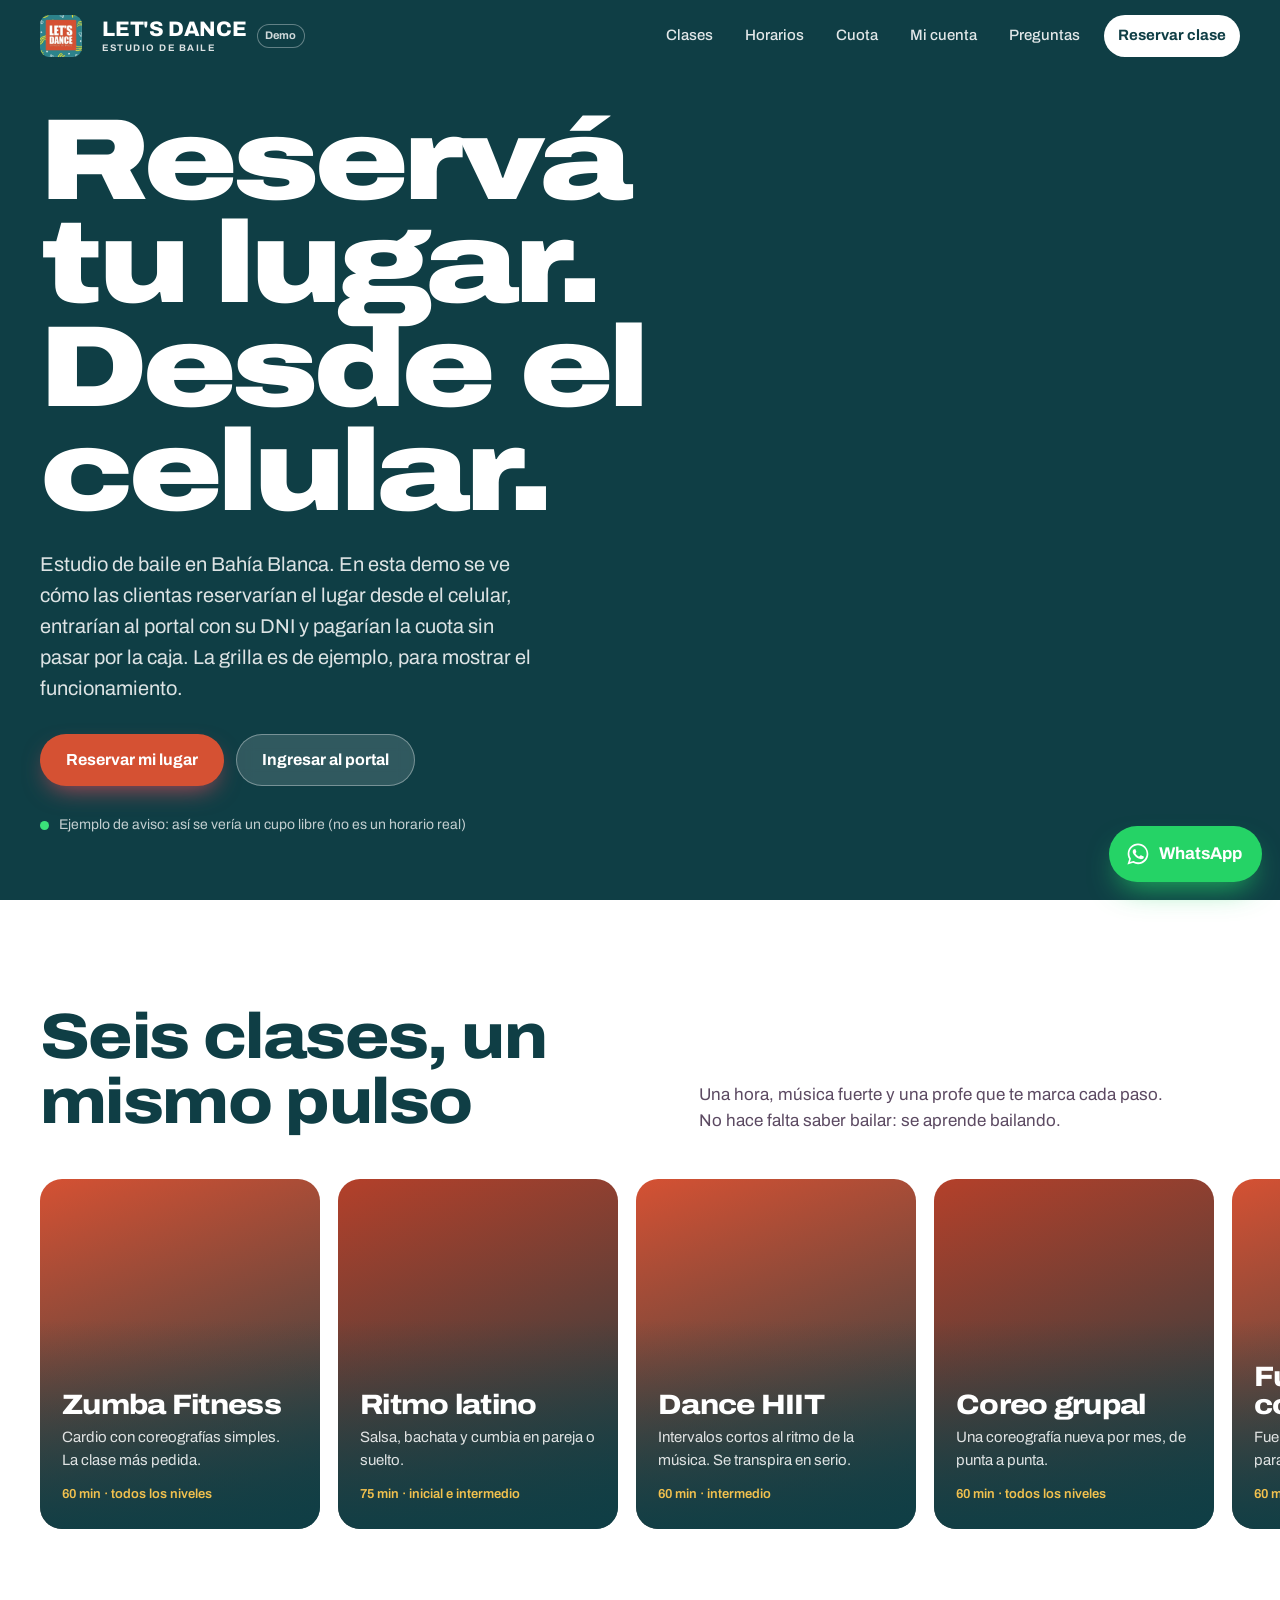
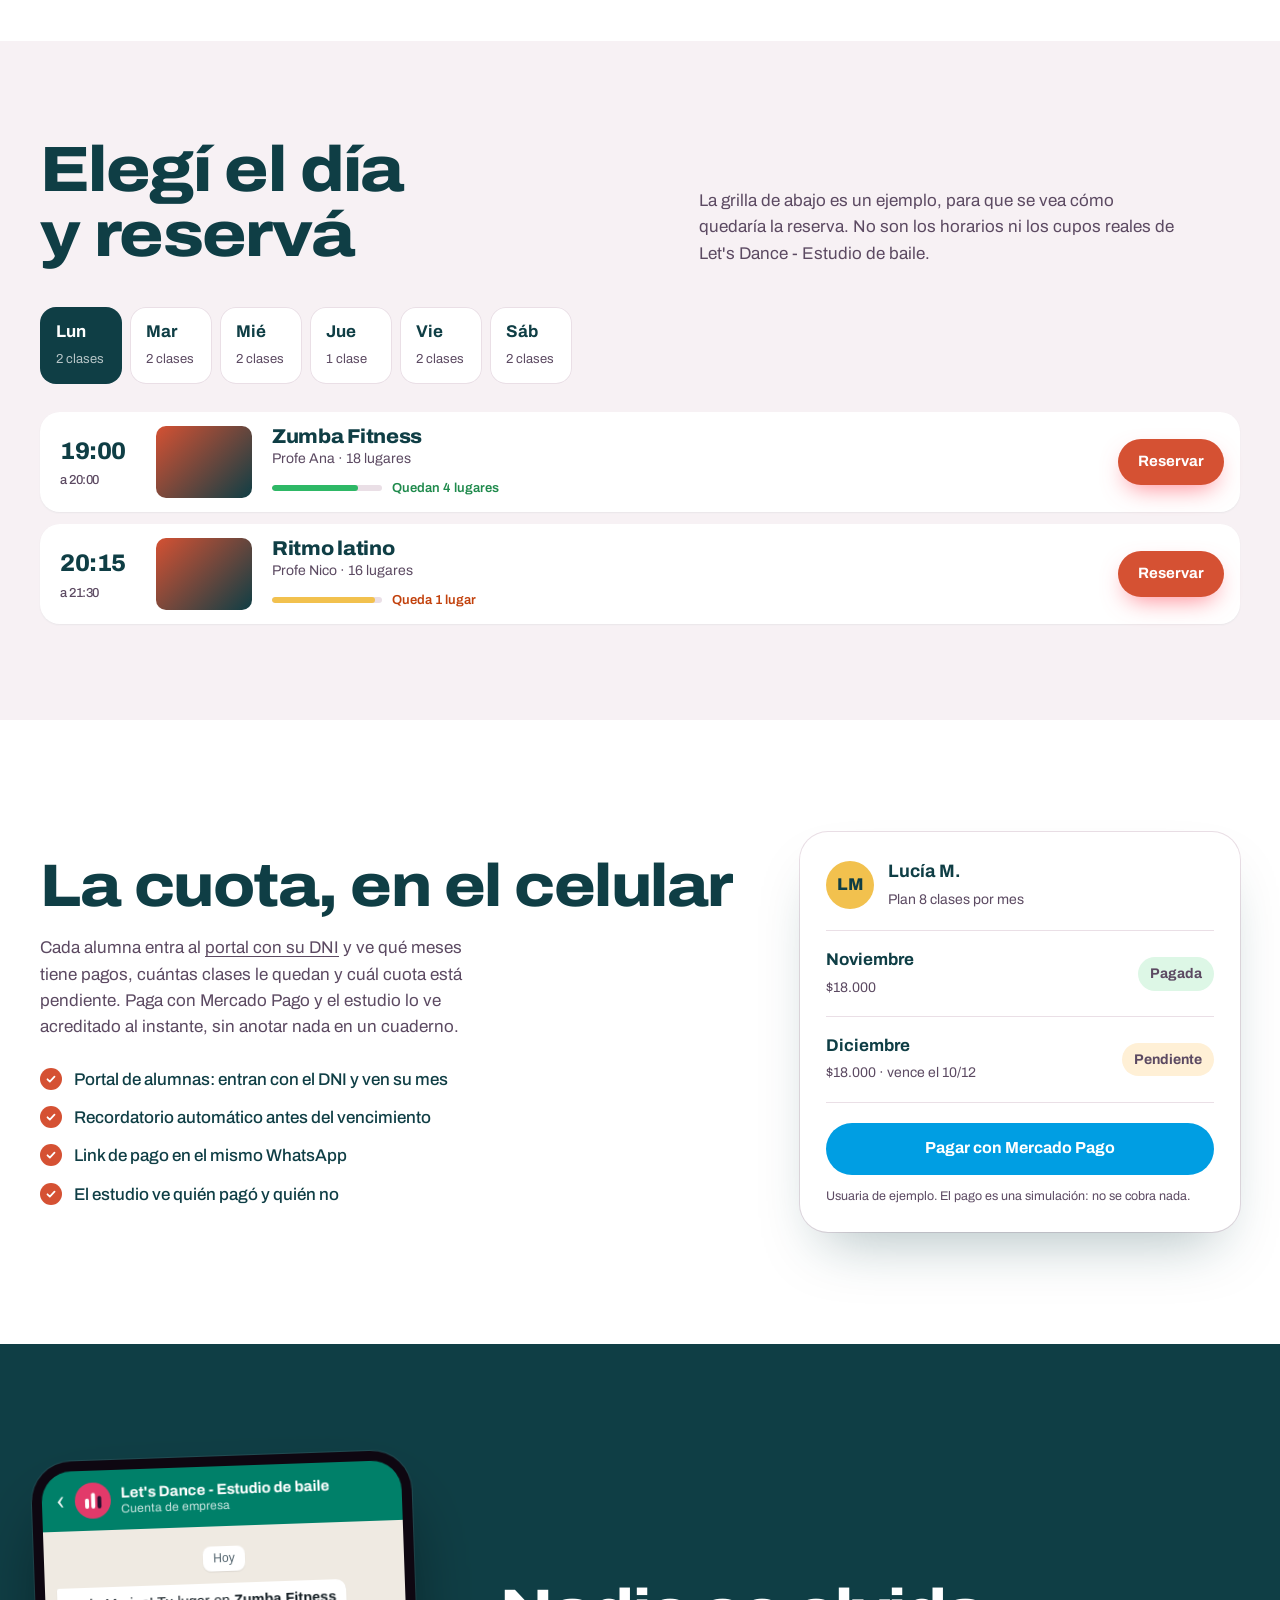
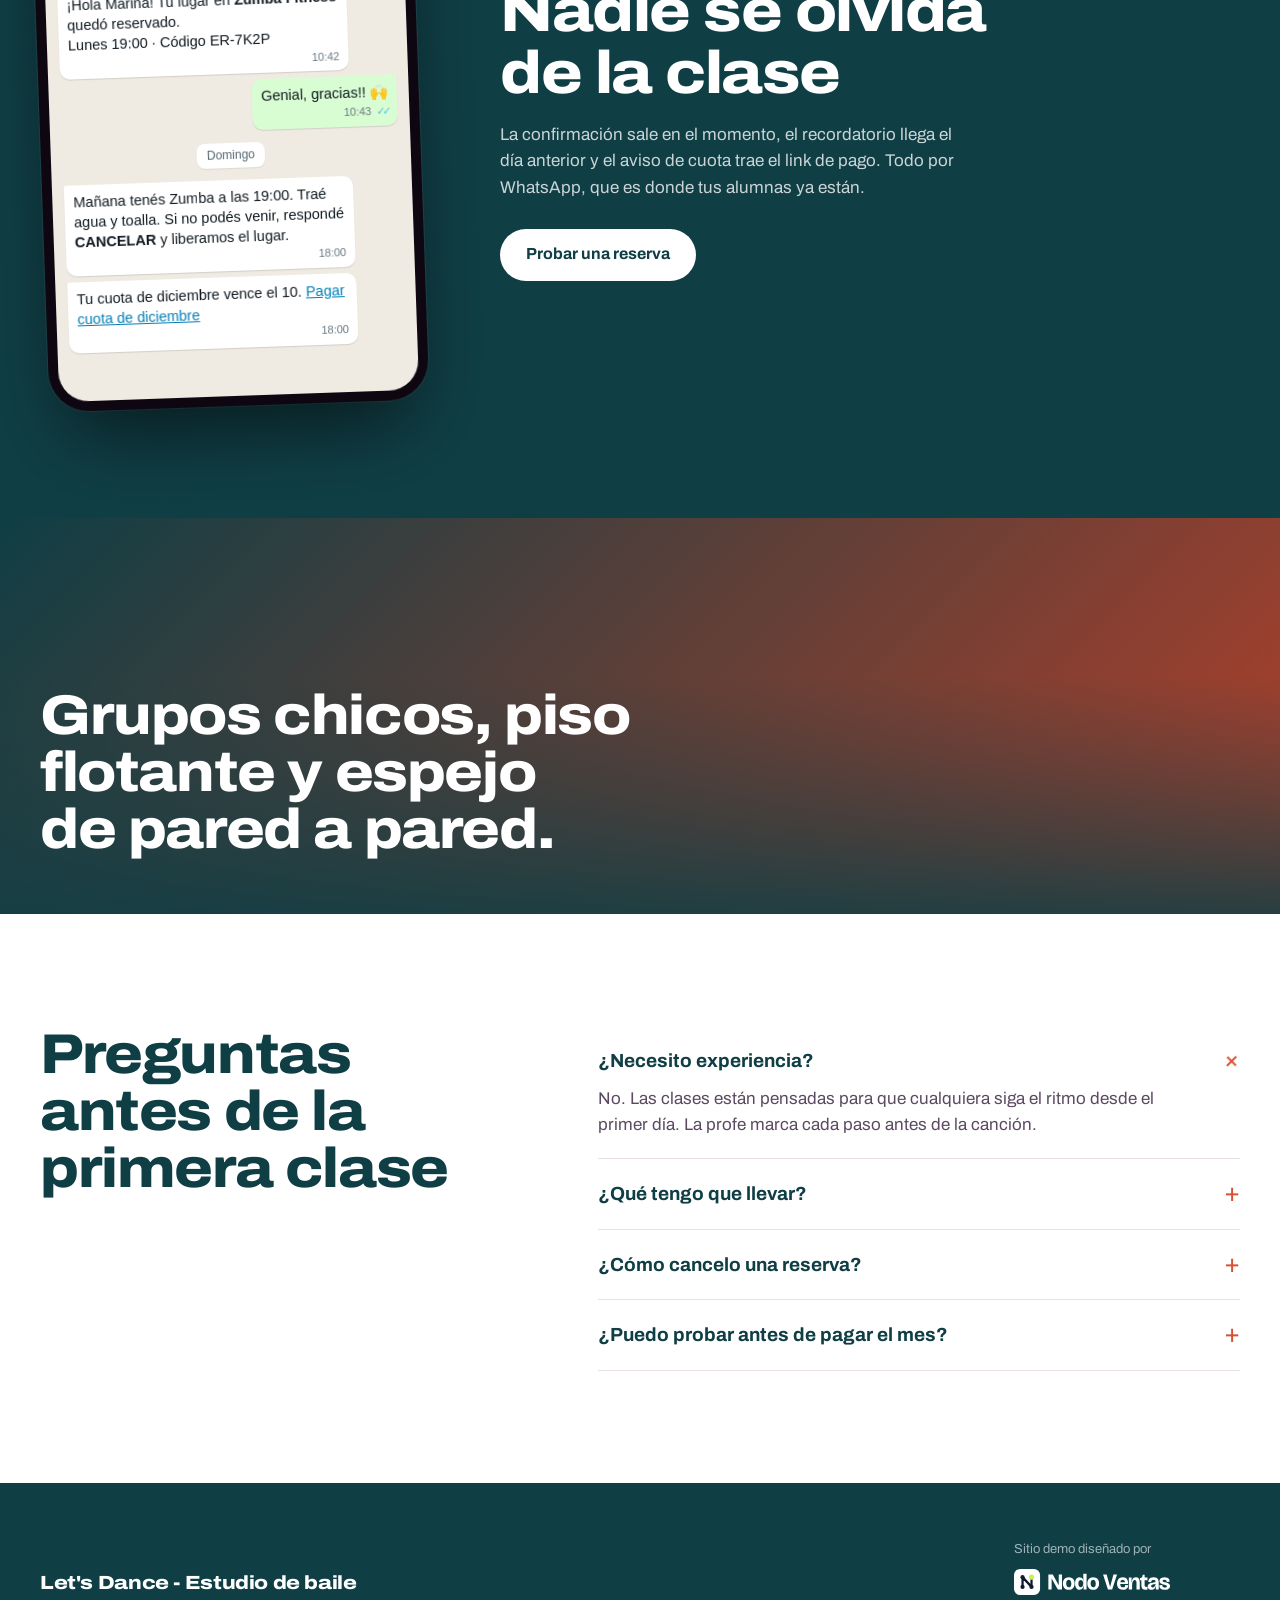
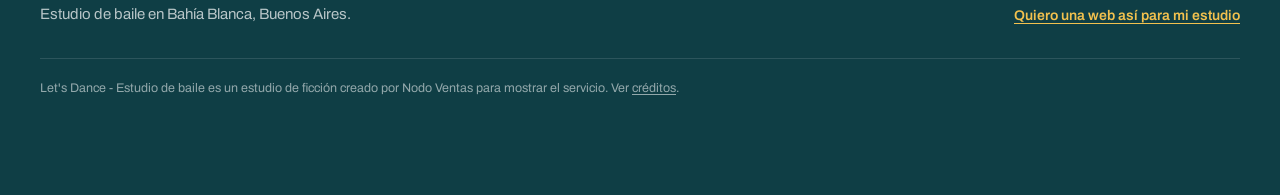
<file: index.html>
<!DOCTYPE html>
<html lang="es-AR">
<head>
  <meta charset="utf-8">
  <meta name="viewport" content="width=device-width, initial-scale=1, viewport-fit=cover">
  <title>Let's Dance - Estudio de baile · Bahía Blanca</title>
  <meta name="description" content="Demo de Nodo Ventas para Let's Dance - Estudio de baile, estudio de baile en Bahía Blanca: reserva desde el celular, portal y cuota. Horarios y precios de ejemplo.">
  <meta name="robots" content="noindex, nofollow">
  <meta name="theme-color" content="#2A1030">
  <link rel="icon" href="favicon.svg" type="image/svg+xml">
  <link rel="preconnect" href="https://fonts.googleapis.com">
  <link rel="preconnect" href="https://fonts.gstatic.com" crossorigin>
  <link href="https://fonts.googleapis.com/css2?family=Archivo:wdth,wght@62..125,400..900&display=swap" rel="stylesheet">
  <link rel="stylesheet" href="styles.css">
</head>
<body>
  <a class="skip" href="#contenido">Saltar al contenido</a>

  <header class="site-header" id="top">
    <div class="wrap header-inner">
      <a class="brand" href="#inicio" aria-label="Let's Dance - Estudio de baile, inicio">
        <img src="img/brand/logo.jpg" alt="Logo de Let's Dance - Estudio de baile" style="height:42px;width:42px;border-radius:9px;object-fit:cover;display:block;flex:none"><span class="brand-wordmark" aria-hidden="true" style="margin-left:10px"><span class="wm-name">Let's Dance</span><span class="wm-sub">Estudio de baile</span></span>
      </a>
      <a class="demo-tag" href="oferta/" title="Sitio demo hecho por Nodo Ventas">Demo</a>
      <button class="menu-btn" type="button" aria-expanded="false" aria-controls="nav" aria-label="Abrir menú"><span></span><span></span></button>
      <nav class="nav" id="nav">
        <a href="#clases">Clases</a>
        <a href="#horarios">Horarios</a>
        <a href="#cuota">Cuota</a>
        <a href="mi-cuenta/">Mi cuenta</a>
        <a href="#preguntas">Preguntas</a>
        <a class="nav-cta" href="#horarios">Reservar clase</a>
      </nav>
    </div>
  </header>

  <main id="contenido">
    <section class="hero" id="inicio">
      
      <div class="hero-shade" aria-hidden="true"></div>
      <div class="wrap hero-inner">
        <div class="hero-copy">
        <h1 class="hero-title"><span>Reservá tu lugar.</span> <span>Desde el celular.</span></h1>
        <p class="hero-lead">Estudio de baile en Bahía Blanca. En esta demo se ve cómo las clientas reservarían el lugar desde el celular, entrarían al portal con su DNI y pagarían la cuota sin pasar por la caja. La grilla es de ejemplo, para mostrar el funcionamiento.</p>
        <div class="hero-actions">
          <a class="btn btn-coral" href="#horarios">Reservar mi lugar</a>
          <a class="btn btn-glass" href="mi-cuenta/">Ingresar al portal</a>
        </div>
        <p class="hero-meta"><span class="live-dot" aria-hidden="true"></span> Ejemplo de aviso: así se vería un cupo libre (no es un horario real)</p>
        </div>
      </div>
    </section>

    <section class="clases" id="clases" aria-labelledby="clases-title">
      <div class="wrap section-head">
        <h2 id="clases-title">Seis clases, un mismo pulso</h2>
        <p>Una hora, música fuerte y una profe que te marca cada paso. No hace falta saber bailar: se aprende bailando.</p>
      </div>
      <div class="rail" tabindex="0" aria-label="Clases del estudio">
        <article class="class-tile">
          <div class="tile-copy"><h3>Zumba Fitness</h3><p>Cardio con coreografías simples. La clase más pedida.</p><span class="tile-meta">60 min · todos los niveles</span></div>
        </article>
        <article class="class-tile">
          <div class="tile-copy"><h3>Ritmo latino</h3><p>Salsa, bachata y cumbia en pareja o suelto.</p><span class="tile-meta">75 min · inicial e intermedio</span></div>
        </article>
        <article class="class-tile">
          <div class="tile-copy"><h3>Dance HIIT</h3><p>Intervalos cortos al ritmo de la música. Se transpira en serio.</p><span class="tile-meta">60 min · intermedio</span></div>
        </article>
        <article class="class-tile">
          <div class="tile-copy"><h3>Coreo grupal</h3><p>Una coreografía nueva por mes, de punta a punta.</p><span class="tile-meta">60 min · todos los niveles</span></div>
        </article>
        <article class="class-tile">
          <div class="tile-copy"><h3>Funcional con ritmo</h3><p>Fuerza y saltos con música. Ideal para complementar.</p><span class="tile-meta">60 min · todos los niveles</span></div>
        </article>
        <article class="class-tile">
          <div class="tile-copy"><h3>Stretch &amp; mobility</h3><p>Elongación y movilidad para cerrar la semana.</p><span class="tile-meta">45 min · suave</span></div>
        </article>
      </div>
    </section>

    <section class="horarios" id="horarios" aria-labelledby="horarios-title">
      <div class="wrap">
        <div class="section-head">
          <h2 id="horarios-title">Elegí el día y reservá</h2>
          <p>La grilla de abajo es un ejemplo, para que se vea cómo quedaría la reserva. No son los horarios ni los cupos reales de Let's Dance - Estudio de baile.</p>
        </div>
        <div class="days" role="tablist" aria-label="Día de la semana" id="days"></div>
        <div class="schedule" id="schedule" role="tabpanel" aria-live="polite"></div>
      </div>
    </section>

    <section class="cuota" id="cuota" aria-labelledby="cuota-title">
      <div class="wrap cuota-grid">
        <div class="cuota-copy">
          <h2 id="cuota-title">La cuota, en el celular</h2>
          <p>Cada alumna entra al <a href="mi-cuenta/">portal con su DNI</a> y ve qué meses tiene pagos, cuántas clases le quedan y cuál cuota está pendiente. Paga con Mercado Pago y el estudio lo ve acreditado al instante, sin anotar nada en un cuaderno.</p>
          <ul class="ticks">
            <li>Portal de alumnas: entran con el DNI y ven su mes</li>
            <li>Recordatorio automático antes del vencimiento</li>
            <li>Link de pago en el mismo WhatsApp</li>
            <li>El estudio ve quién pagó y quién no</li>
          </ul>
        </div>
        <div class="account" aria-label="Cuenta de alumna de ejemplo">
          <div class="account-head">
            <div class="avatar" aria-hidden="true">LM</div>
            <div><strong>Lucía M.</strong><span>Plan 8 clases por mes</span></div>
          </div>
          <div class="fee-row"><div><strong>Noviembre</strong><span>$18.000</span></div><span class="badge badge-ok">Pagada</span></div>
          <div class="fee-row" id="fee-dic"><div><strong>Diciembre</strong><span>$18.000 · vence el 10/12</span></div><span class="badge badge-pend" id="badge-dic">Pendiente</span></div>
          <button class="btn btn-mp" type="button" id="btn-mp">Pagar con Mercado Pago</button>
          <p class="fine-print">Usuaria de ejemplo. El pago es una simulación: no se cobra nada.</p>
        </div>
      </div>
    </section>

    <section class="avisos" aria-labelledby="avisos-title">
      <div class="wrap avisos-grid">
        <div class="phone" aria-hidden="true">
          <div class="wa-top"><span class="wa-back">‹</span><span class="wa-ava"><svg viewBox="0 0 64 64"><rect width="64" height="64" rx="32" fill="#E23A6A"/><rect x="18" y="28" width="7" height="18" rx="3.5" fill="#fff"/><rect x="29" y="18" width="7" height="28" rx="3.5" fill="#fff"/><rect x="40" y="24" width="7" height="22" rx="3.5" fill="#2A1030"/></svg></span><span class="wa-name"><b>Let's Dance - Estudio de baile</b><small>Cuenta de empresa</small></span></div>
          <div class="wa-body">
            <div class="wa-day">Hoy</div>
            <div class="bubble in"><p>¡Hola Marina! Tu lugar en <b>Zumba Fitness</b> quedó reservado.<br>Lunes 19:00 · Código ER-7K2P</p><time>10:42</time></div>
            <div class="bubble out"><p>Genial, gracias!! 🙌</p><time>10:43 <span class="ticks-blue">✓✓</span></time></div>
            <div class="wa-day">Domingo</div>
            <div class="bubble in"><p>Mañana tenés Zumba a las 19:00. Traé agua y toalla. Si no podés venir, respondé <b>CANCELAR</b> y liberamos el lugar.</p><time>18:00</time></div>
            <div class="bubble in"><p>Tu cuota de diciembre vence el 10. <span class="wa-link">Pagar cuota de diciembre</span></p><time>18:00</time></div>
          </div>
        </div>
        <div class="avisos-copy">
          <h2 id="avisos-title">Nadie se olvida de la clase</h2>
          <p>La confirmación sale en el momento, el recordatorio llega el día anterior y el aviso de cuota trae el link de pago. Todo por WhatsApp, que es donde tus alumnas ya están.</p>
          <a class="btn btn-ink" href="#horarios">Probar una reserva</a>
        </div>
      </div>
    </section>

    <section class="sala" aria-label="El estudio">
      <div class="wrap sala-copy">
        <h2>Grupos chicos, piso flotante y espejo de pared a pared.</h2>
      </div>
    </section>

    <section class="faq" id="preguntas" aria-labelledby="faq-title">
      <div class="wrap faq-grid">
        <h2 id="faq-title">Preguntas antes de la primera clase</h2>
        <div>
          <details open><summary>¿Necesito experiencia?</summary><p>No. Las clases están pensadas para que cualquiera siga el ritmo desde el primer día. La profe marca cada paso antes de la canción.</p></details>
          <details><summary>¿Qué tengo que llevar?</summary><p>Zapatillas cómodas, ropa para moverte, agua y una toalla chica. Las colchonetas las pone el estudio.</p></details>
          <details><summary>¿Cómo cancelo una reserva?</summary><p>Respondé CANCELAR al WhatsApp de confirmación hasta 2 horas antes. El lugar se libera para otra alumna.</p></details>
          <details><summary>¿Puedo probar antes de pagar el mes?</summary><p>Sí, la primera clase es de prueba. Reservala como cualquier otra y avisanos que es tu primera vez.</p></details>
        </div>
      </div>
    </section>
  </main>

  <footer class="site-footer">
    <div class="wrap footer-grid">
      <div class="footer-brand">
        <span class="brand-name">Let's Dance - Estudio de baile</span>
        <p>Estudio de baile en Bahía Blanca, Buenos Aires.</p>
      </div>
      <div class="made-by">
        <span>Sitio demo diseñado por</span>
        <a href="oferta/" aria-label="Nodo Ventas, ver la oferta"><img src="img/nodo/nodo-ventas-logo-blanco.svg" alt="Nodo Ventas" width="150" height="25"></a>
        <a class="made-link" href="oferta/">Quiero una web así para mi estudio</a>
      </div>
    </div>
    <p class="wrap legal">Let's Dance - Estudio de baile es un estudio de ficción creado por Nodo Ventas para mostrar el servicio. Ver <a href="CREDITS.md">créditos</a>.</p>
  </footer>

  <a class="wa-float" href="https://wa.me/5491100000000?text=Hola%21%20Quiero%20reservar%20una%20clase%20de%20prueba" id="btn-wa" target="_blank" rel="noopener" aria-label="Escribir por WhatsApp">
    <svg viewBox="0 0 32 32" aria-hidden="true"><path fill="currentColor" d="M16 3C9 3 3.3 8.6 3.3 15.6c0 2.4.7 4.7 1.9 6.7L3 29l6.9-2.1c1.9 1 4 1.6 6.1 1.6 7 0 12.7-5.6 12.7-12.6S23 3 16 3zm0 23.2c-1.9 0-3.8-.5-5.4-1.5l-.4-.2-4.1 1.2 1.2-4-.3-.4a10.4 10.4 0 0 1-1.6-5.6C5.4 9.9 10.1 5.3 16 5.3s10.6 4.6 10.6 10.3S21.9 26.2 16 26.2zm5.8-7.7c-.3-.2-1.9-.9-2.2-1-.3-.1-.5-.2-.7.2-.2.3-.8 1-1 1.2-.2.2-.4.2-.7.1-.3-.2-1.3-.5-2.5-1.6-.9-.8-1.6-1.8-1.7-2.1-.2-.3 0-.5.1-.6l.5-.6c.2-.2.2-.3.3-.6.1-.2 0-.4 0-.6l-1-2.4c-.3-.6-.5-.5-.7-.5h-.6c-.2 0-.6.1-.9.4-.3.3-1.2 1.1-1.2 2.7s1.2 3.2 1.4 3.4c.2.2 2.4 3.6 5.8 5 2.9 1.1 3.4.9 4 .8.6-.1 1.9-.8 2.2-1.5.3-.8.3-1.4.2-1.5-.1-.2-.3-.3-.6-.4z"/></svg>
    <span>WhatsApp</span>
  </a>

  <div class="modal" id="modal-reserva" hidden>
    <div class="sheet" role="dialog" aria-modal="true" aria-labelledby="reserva-titulo">
      <button class="sheet-x" type="button" data-close aria-label="Cerrar">×</button>
      <div id="reserva-form">
        <h2 id="reserva-titulo">Reservar lugar</h2>
        <p class="class-resume" id="reserva-resumen"></p>
        <label for="nombre">Tu nombre</label>
        <input id="nombre" name="nombre" autocomplete="name" required placeholder="Marina López">
        <label for="whatsapp">Tu WhatsApp</label>
        <input id="whatsapp" name="whatsapp" inputmode="tel" autocomplete="tel" required placeholder="362 455-0000">
        <button class="btn btn-coral btn-block" type="button" id="btn-confirmar">Confirmar reserva</button>
        <p class="fine-print">Demo: los datos quedan solo en este celular y no se envía ningún mensaje.</p>
      </div>
      <div id="reserva-ok" hidden>
        <div class="ok-head">
          <span class="ok-check" aria-hidden="true"><svg viewBox="0 0 24 24"><path d="M5 12.5l4.2 4.2L19 7" fill="none" stroke="currentColor" stroke-width="2.6" stroke-linecap="round" stroke-linejoin="round"/></svg></span>
          <div><h2>Lugar reservado</h2><p class="class-resume" id="ok-resumen"></p></div>
        </div>
        <p class="wa-label">Este WhatsApp le llega a la alumna:</p>
        <div class="wa-mini">
          <div class="wa-top"><span class="wa-ava"><svg viewBox="0 0 64 64"><rect width="64" height="64" rx="32" fill="#E23A6A"/><rect x="18" y="28" width="7" height="18" rx="3.5" fill="#fff"/><rect x="29" y="18" width="7" height="28" rx="3.5" fill="#fff"/><rect x="40" y="24" width="7" height="22" rx="3.5" fill="#2A1030"/></svg></span><span class="wa-name"><b>Let's Dance - Estudio de baile</b><small>en línea</small></span></div>
          <div class="wa-body"><div class="bubble in" id="ok-wa"></div></div>
        </div>
        <button class="btn btn-ink btn-block" type="button" data-close>Listo</button>
      </div>
    </div>
  </div>

  <div class="modal" id="modal-pago" hidden>
    <div class="sheet" role="dialog" aria-modal="true" aria-labelledby="pago-titulo">
      <button class="sheet-x" type="button" data-close aria-label="Cerrar">×</button>
      <div id="pago-form">
        <h2 id="pago-titulo">Cuota de diciembre</h2>
        <p class="pay-amount">$18.000</p>
        <p class="class-resume">Plan 8 clases · Let's Dance - Estudio de baile</p>
        <fieldset class="pay-methods">
          <legend>Medio de pago</legend>
          <label><input type="radio" name="pm" checked> Dinero en cuenta de Mercado Pago</label>
          <label><input type="radio" name="pm"> Tarjeta de débito o crédito</label>
        </fieldset>
        <button class="btn btn-mp btn-block" type="button" id="btn-pagar">Pagar $18.000</button>
        <p class="fine-print">Simulación de demo: no se abre un checkout real ni se cobra nada.</p>
      </div>
      <div id="pago-ok" hidden>
        <div class="ok-head">
          <span class="ok-check" aria-hidden="true"><svg viewBox="0 0 24 24"><path d="M5 12.5l4.2 4.2L19 7" fill="none" stroke="currentColor" stroke-width="2.6" stroke-linecap="round" stroke-linejoin="round"/></svg></span>
          <div><h2>Pago aprobado</h2><p class="class-resume">Diciembre quedó acreditado en tu cuenta.</p></div>
        </div>
        <button class="btn btn-ink btn-block" type="button" data-close>Volver</button>
      </div>
    </div>
  </div>

  <script src="app.js"></script>
</body>
</html>
</file>
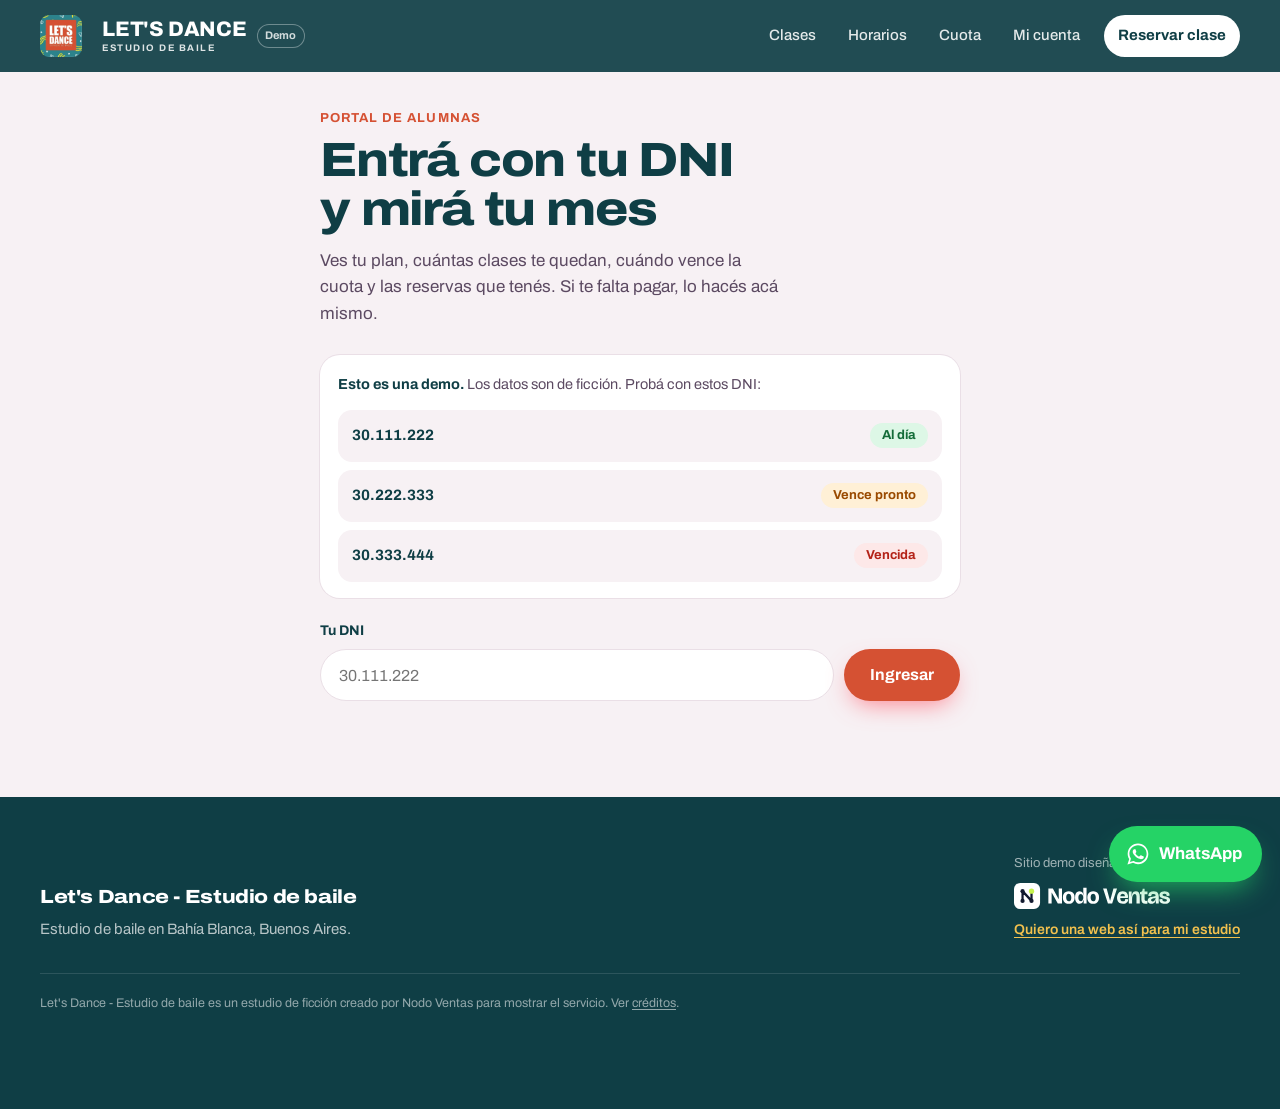
<file: mi-cuenta/index.html>
<!DOCTYPE html>
<html lang="es-AR">
<head>
  <meta charset="utf-8">
  <meta name="viewport" content="width=device-width, initial-scale=1, viewport-fit=cover">
  <title>Portal de alumnas · Let's Dance - Estudio de baile</title>
  <meta name="description" content="Entrá con tu DNI y mirá tu plan, cuántas clases te quedan, cuándo vence la cuota y tus reservas. Sitio demo creado por Nodo Ventas.">
  <meta name="robots" content="noindex, nofollow">
  <meta name="theme-color" content="#2A1030">
  <link rel="icon" href="../favicon.svg" type="image/svg+xml">
  <link rel="preconnect" href="https://fonts.googleapis.com">
  <link rel="preconnect" href="https://fonts.gstatic.com" crossorigin>
  <link href="https://fonts.googleapis.com/css2?family=Archivo:wdth,wght@62..125,400..900&display=swap" rel="stylesheet">
  <link rel="stylesheet" href="../styles.css">
  <link rel="stylesheet" href="portal.css">
</head>
<body class="subpage">
  <a class="skip" href="#contenido">Saltar al contenido</a>

  <header class="site-header solid" id="top">
    <div class="wrap header-inner">
      <a class="brand" href="../" aria-label="Let's Dance - Estudio de baile, inicio">
        <img src="../img/brand/logo.jpg" alt="Logo de Let's Dance - Estudio de baile" style="height:42px;width:42px;border-radius:9px;object-fit:cover;display:block;flex:none"><span class="brand-wordmark" aria-hidden="true" style="margin-left:10px"><span class="wm-name">Let's Dance</span><span class="wm-sub">Estudio de baile</span></span>
      </a>
      <a class="demo-tag" href="../oferta/" title="Sitio demo hecho por Nodo Ventas">Demo</a>
      <button class="menu-btn" type="button" aria-expanded="false" aria-controls="nav" aria-label="Abrir menú"><span></span><span></span></button>
      <nav class="nav" id="nav">
        <a href="../#clases">Clases</a>
        <a href="../#horarios">Horarios</a>
        <a href="../#cuota">Cuota</a>
        <a href="./" aria-current="page">Mi cuenta</a>
        <a class="nav-cta" href="../#horarios">Reservar clase</a>
      </nav>
    </div>
  </header>

  <main id="contenido" class="portal">
    <div class="wrap portal-wrap">
      <p class="portal-kicker">Portal de alumnas</p>
      <h1>Entrá con tu DNI y mirá tu mes</h1>
      <p class="portal-lead">Ves tu plan, cuántas clases te quedan, cuándo vence la cuota y las reservas que tenés. Si te falta pagar, lo hacés acá mismo.</p>

      <aside class="demo-banner" aria-label="Datos de la demo">
        <p><strong>Esto es una demo.</strong> Los datos son de ficción. Probá con estos DNI:</p>
        <div class="dni-hints">
          <button type="button" class="hint" data-dni="30111222">30.111.222 <span class="badge badge-ok">Al día</span></button>
          <button type="button" class="hint" data-dni="30222333">30.222.333 <span class="badge badge-pend">Vence pronto</span></button>
          <button type="button" class="hint" data-dni="30333444">30.333.444 <span class="badge badge-late">Vencida</span></button>
        </div>
      </aside>

      <form id="login-form" class="dni-form">
        <label for="dni">Tu DNI</label>
        <div class="dni-row">
          <input id="dni" name="dni" inputmode="numeric" autocomplete="off" required placeholder="30.111.222" aria-describedby="dni-error">
          <button class="btn btn-coral" type="submit">Ingresar</button>
        </div>
        <p class="form-error" id="dni-error" hidden>No encontramos ese DNI. En la demo usá uno de los tres de arriba.</p>
      </form>

      <section id="account-panel" class="account portal-account" hidden aria-live="polite"></section>
    </div>
  </main>

  <footer class="site-footer">
    <div class="wrap footer-grid">
      <div class="footer-brand">
        <span class="brand-name">Let's Dance - Estudio de baile</span>
        <p>Estudio de baile en Bahía Blanca, Buenos Aires.</p>
      </div>
      <div class="made-by">
        <span>Sitio demo diseñado por</span>
        <a href="../oferta/" aria-label="Nodo Ventas, ver la oferta"><img src="../img/nodo/nodo-ventas-logo-blanco.svg" alt="Nodo Ventas" width="150" height="25"></a>
        <a class="made-link" href="../oferta/">Quiero una web así para mi estudio</a>
      </div>
    </div>
    <p class="wrap legal">Let's Dance - Estudio de baile es un estudio de ficción creado por Nodo Ventas para mostrar el servicio. Ver <a href="../CREDITS.md">créditos</a>.</p>
  </footer>

  <a class="wa-float" href="https://wa.me/5491100000000?text=Hola%21%20Quiero%20reservar%20una%20clase%20de%20prueba" target="_blank" rel="noopener" aria-label="Escribir por WhatsApp">
    <svg viewBox="0 0 32 32" aria-hidden="true"><path fill="currentColor" d="M16 3C9 3 3.3 8.6 3.3 15.6c0 2.4.7 4.7 1.9 6.7L3 29l6.9-2.1c1.9 1 4 1.6 6.1 1.6 7 0 12.7-5.6 12.7-12.6S23 3 16 3zm0 23.2c-1.9 0-3.8-.5-5.4-1.5l-.4-.2-4.1 1.2 1.2-4-.3-.4a10.4 10.4 0 0 1-1.6-5.6C5.4 9.9 10.1 5.3 16 5.3s10.6 4.6 10.6 10.3S21.9 26.2 16 26.2zm5.8-7.7c-.3-.2-1.9-.9-2.2-1-.3-.1-.5-.2-.7.2-.2.3-.8 1-1 1.2-.2.2-.4.2-.7.1-.3-.2-1.3-.5-2.5-1.6-.9-.8-1.6-1.8-1.7-2.1-.2-.3 0-.5.1-.6l.5-.6c.2-.2.2-.3.3-.6.1-.2 0-.4 0-.6l-1-2.4c-.3-.6-.5-.5-.7-.5h-.6c-.2 0-.6.1-.9.4-.3.3-1.2 1.1-1.2 2.7s1.2 3.2 1.4 3.4c.2.2 2.4 3.6 5.8 5 2.9 1.1 3.4.9 4 .8.6-.1 1.9-.8 2.2-1.5.3-.8.3-1.4.2-1.5-.1-.2-.3-.3-.6-.4z"/></svg>
    <span>WhatsApp</span>
  </a>

  <div class="modal" id="modal-pago" hidden>
    <div class="sheet" role="dialog" aria-modal="true" aria-labelledby="pago-titulo">
      <button class="sheet-x" type="button" data-close aria-label="Cerrar">×</button>
      <div id="pago-form">
        <h2 id="pago-titulo">Cuota de noviembre</h2>
        <p class="pay-amount">$18.000</p>
        <p class="class-resume" id="pago-resumen">Plan 8 clases · Let's Dance - Estudio de baile</p>
        <fieldset class="pay-methods">
          <legend>Medio de pago</legend>
          <label><input type="radio" name="pm" checked> Dinero en cuenta de Mercado Pago</label>
          <label><input type="radio" name="pm"> Tarjeta de débito o crédito</label>
        </fieldset>
        <button class="btn btn-mp btn-block" type="button" id="btn-pagar">Pagar $18.000</button>
        <p class="fine-print">Simulación de demo: no se abre un checkout real ni se cobra nada.</p>
      </div>
      <div id="pago-ok" hidden>
        <div class="ok-head">
          <span class="ok-check" aria-hidden="true"><svg viewBox="0 0 24 24"><path d="M5 12.5l4.2 4.2L19 7" fill="none" stroke="currentColor" stroke-width="2.6" stroke-linecap="round" stroke-linejoin="round"/></svg></span>
          <div><h2>Pago aprobado</h2><p class="class-resume">La cuota quedó acreditada en tu cuenta.</p></div>
        </div>
        <button class="btn btn-ink btn-block" type="button" data-close>Volver</button>
      </div>
    </div>
  </div>

  <script src="portal.js"></script>
</body>
</html>
</file>
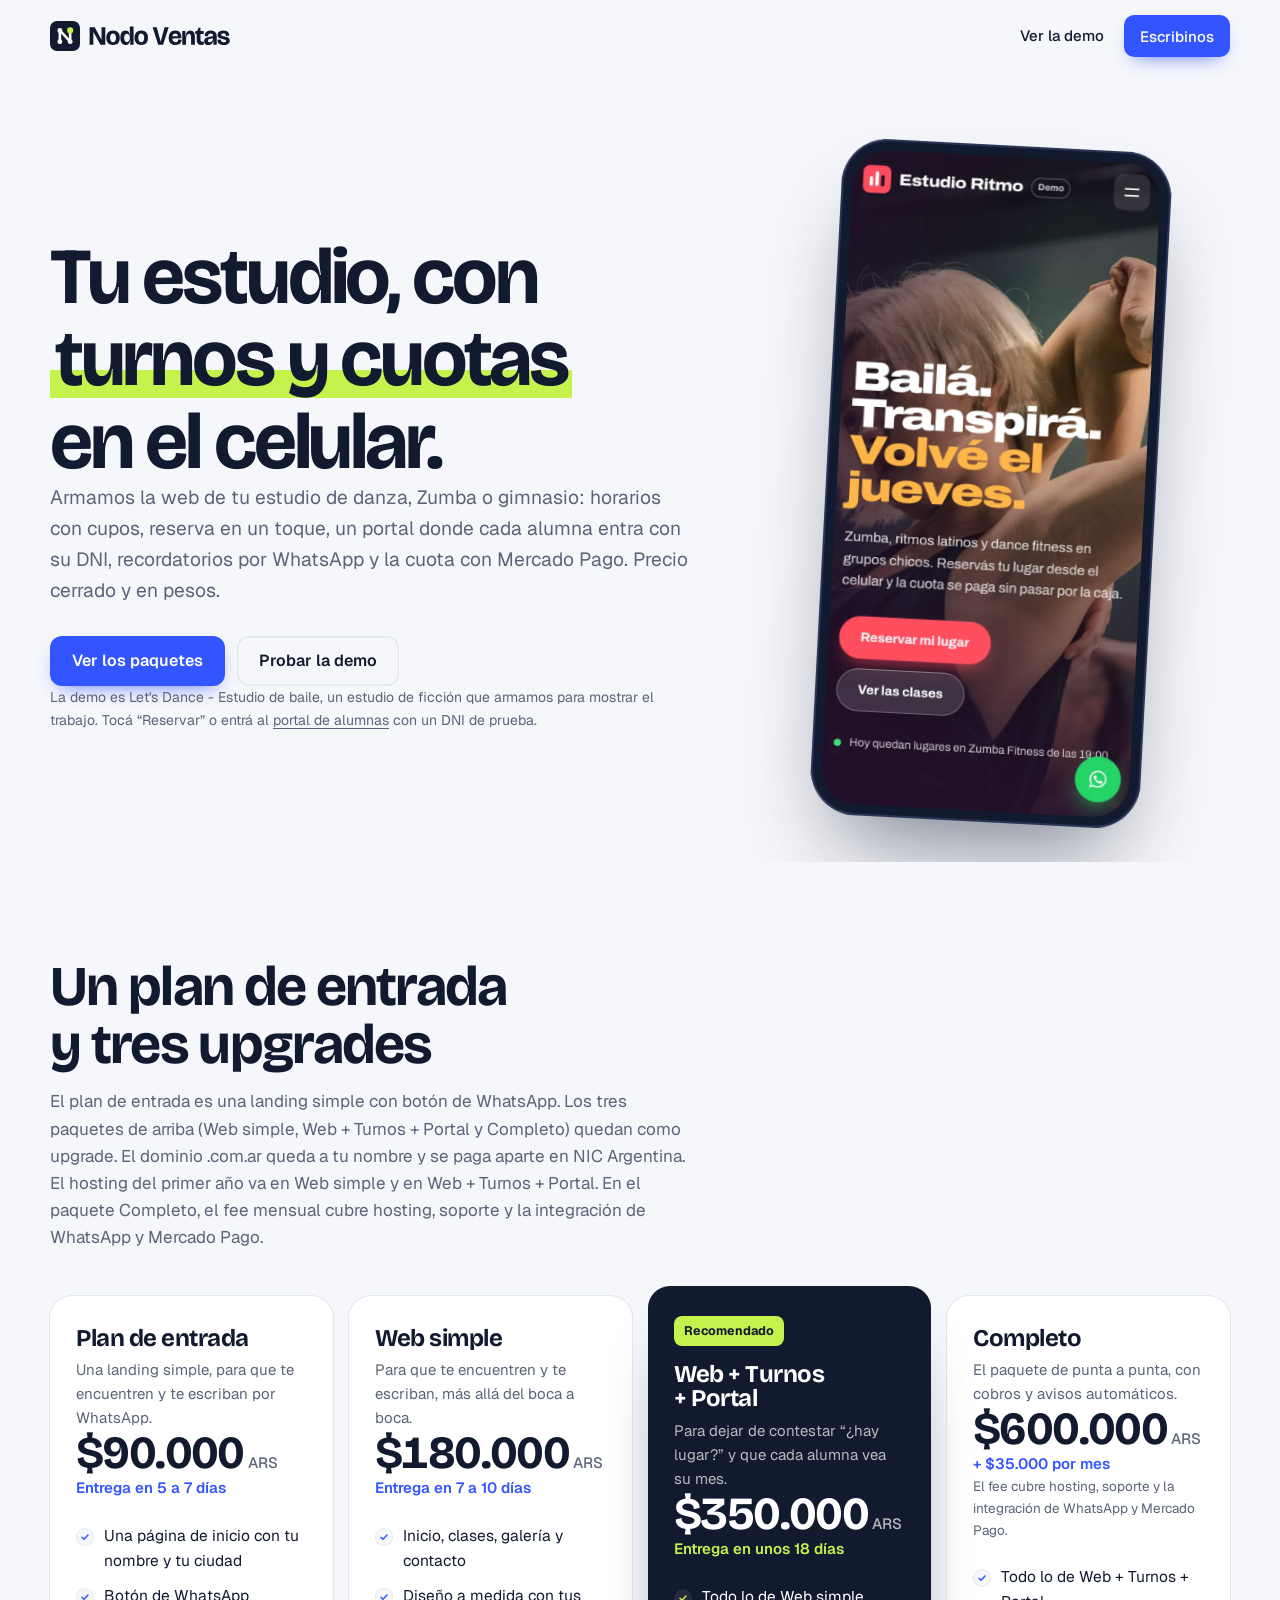
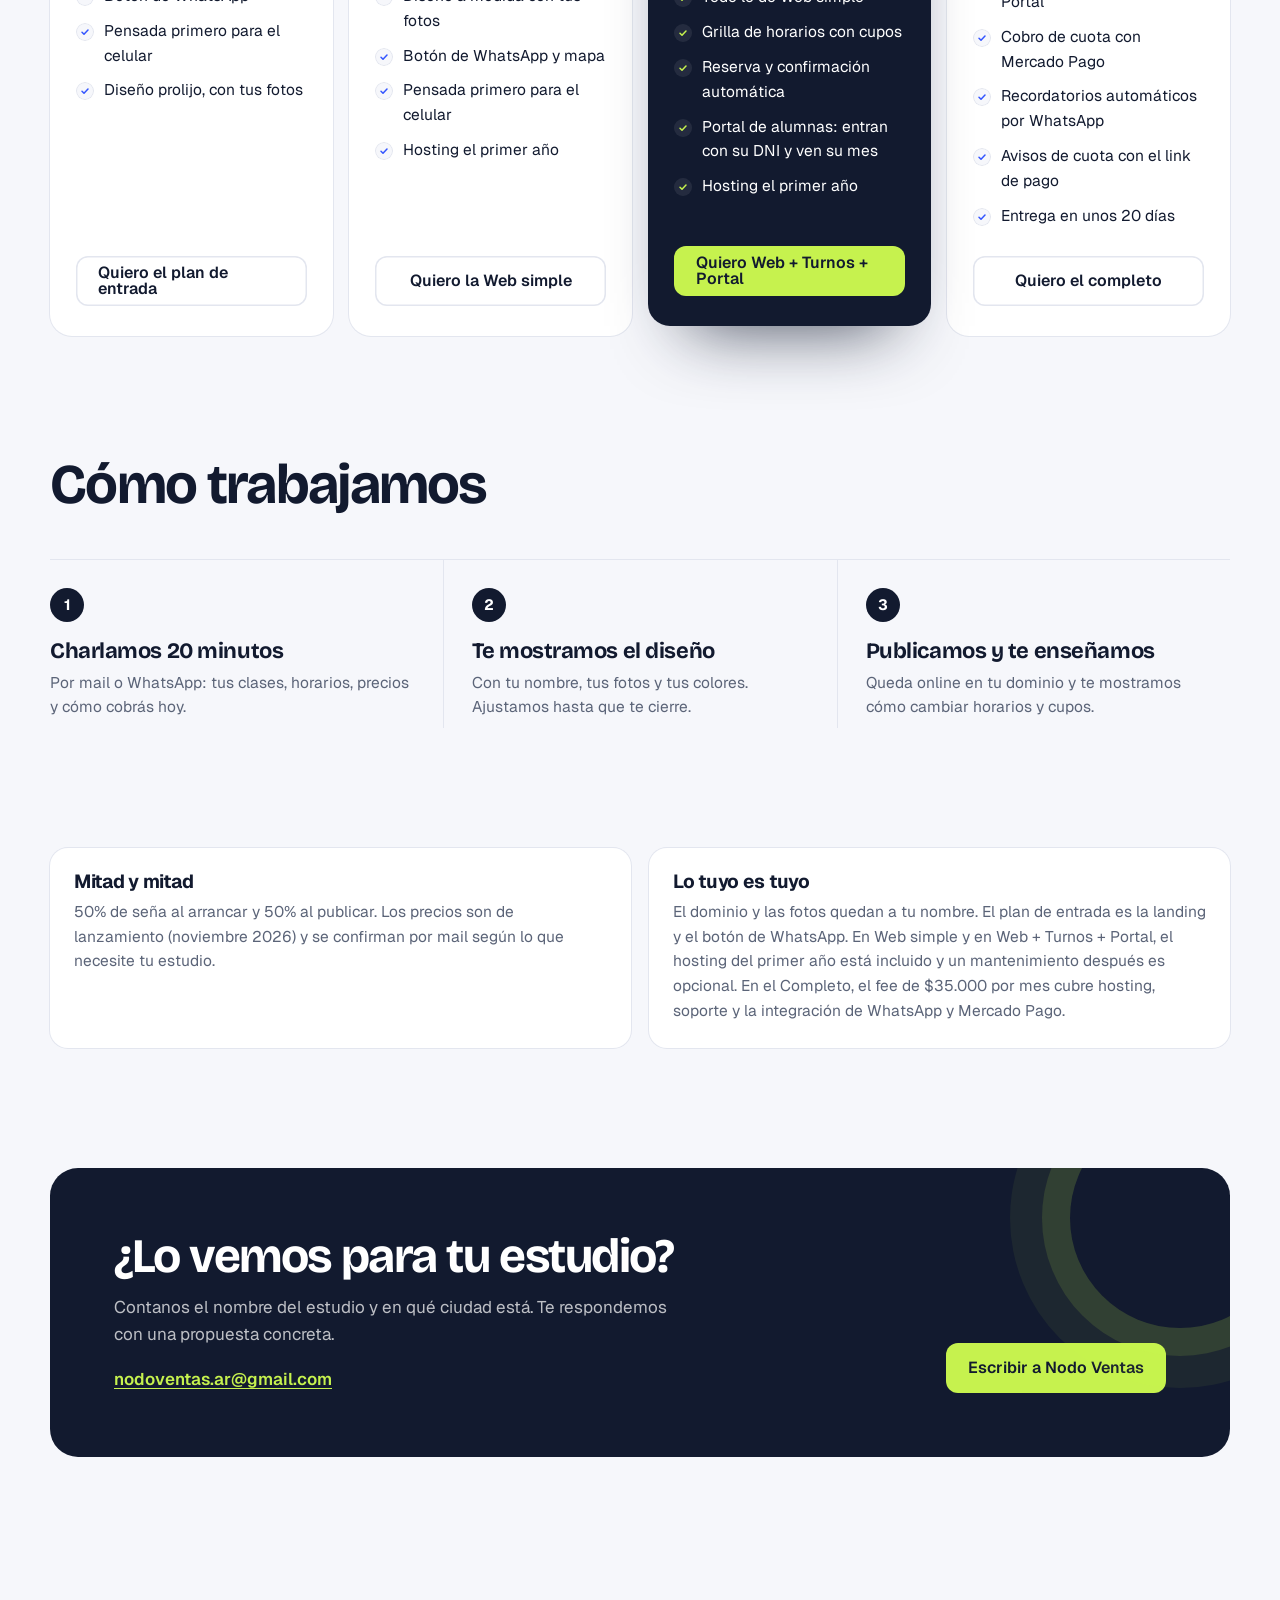
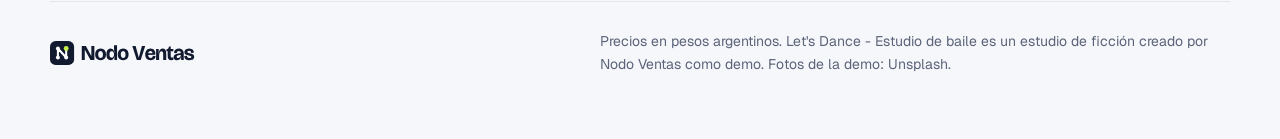
<file: oferta/index.html>
<!DOCTYPE html>
<html lang="es-AR">
<head>
  <meta charset="utf-8">
  <meta name="viewport" content="width=device-width, initial-scale=1">
  <title>Webs con turnos y cobros para estudios · Nodo Ventas</title>
  <meta name="description" content="Nodo Ventas arma webs para estudios de danza, Zumba, yoga, pilates, academias y centros de belleza: landing de entrada, horarios, reserva, portal de alumnas, recordatorios por WhatsApp y cuota con Mercado Pago.">
  <meta name="robots" content="noindex, nofollow">
  <meta name="theme-color" content="#F6F7FB">
  <link rel="icon" href="../img/nodo/favicon.svg" type="image/svg+xml">
  <link rel="preconnect" href="https://fonts.googleapis.com">
  <link rel="preconnect" href="https://fonts.gstatic.com" crossorigin>
  <link href="https://fonts.googleapis.com/css2?family=Bricolage+Grotesque:opsz,wght@12..96,600..800&family=Geist:wght@400..700&display=swap" rel="stylesheet">
  <link rel="stylesheet" href="../nodo.css">
</head>
<body class="nv">
  <header class="nv-header">
    <div class="nv-wrap">
      <a class="nv-logo" href="./"><img src="../img/nodo/nodo-ventas-logo.svg" alt="Nodo Ventas" width="182" height="30"></a>
      <nav class="nv-nav">
        <a class="nv-hide-sm" href="../">Ver la demo</a>
        <a class="nv-btn nv-btn-primary" href="mailto:nodoventas.ar@gmail.com?subject=Quiero%20una%20web%20para%20mi%20estudio">Escribinos</a>
      </nav>
    </div>
  </header>

  <main>
    <section class="nv-hero">
      <div class="nv-wrap">
        <div>
          <h1>Tu estudio, con <span class="nv-mark">turnos y cuotas</span> en el celular.</h1>
          <p class="nv-lead">Armamos la web de tu estudio de danza, Zumba o gimnasio: horarios con cupos, reserva en un toque, un portal donde cada alumna entra con su DNI, recordatorios por WhatsApp y la cuota con Mercado Pago. Precio cerrado y en pesos.</p>
          <div class="nv-cta-row">
            <a class="nv-btn nv-btn-primary" href="#paquetes">Ver los paquetes</a>
            <a class="nv-btn nv-btn-line" href="../">Probar la demo</a>
          </div>
          <p class="nv-note">La demo es Let's Dance - Estudio de baile, un estudio de ficción que armamos para mostrar el trabajo. Tocá “Reservar” o entrá al <a href="../mi-cuenta/">portal de alumnas</a> con un DNI de prueba.</p>
        </div>
        <div class="nv-device"><img src="../img/nodo/demo-movil.webp" alt="La demo de Let's Dance - Estudio de baile en un celular" width="390" height="800"></div>
      </div>
    </section>

    <section class="nv-section" id="paquetes">
      <div class="nv-wrap">
        <div class="nv-head">
          <h2>Un plan de entrada y tres upgrades</h2>
          <p>El plan de entrada es una landing simple con botón de WhatsApp. Los tres paquetes de arriba (Web simple, Web + Turnos + Portal y Completo) quedan como upgrade. El dominio .com.ar queda a tu nombre y se paga aparte en NIC Argentina. El hosting del primer año va en Web simple y en Web + Turnos + Portal. En el paquete Completo, el fee mensual cubre hosting, soporte y la integración de WhatsApp y Mercado Pago.</p>
        </div>
        <div class="nv-plans">
          <article class="nv-plan">
            <h3>Plan de entrada</h3>
            <p class="nv-for">Una landing simple, para que te encuentren y te escriban por WhatsApp.</p>
            <p class="nv-price">$90.000<small>ARS</small></p>
            <p class="nv-fee">Entrega en 5 a 7 días</p>
            <ul>
              <li>Una página de inicio con tu nombre y tu ciudad</li>
              <li>Botón de WhatsApp</li>
              <li>Pensada primero para el celular</li>
              <li>Diseño prolijo, con tus fotos</li>
            </ul>
            <a class="nv-btn nv-btn-line" href="mailto:nodoventas.ar@gmail.com?subject=Plan%20de%20entrada">Quiero el plan de entrada</a>
          </article>
          <article class="nv-plan">
            <h3>Web simple</h3>
            <p class="nv-for">Para que te encuentren y te escriban, más allá del boca a boca.</p>
            <p class="nv-price">$180.000<small>ARS</small></p>
            <p class="nv-fee">Entrega en 7 a 10 días</p>
            <ul>
              <li>Inicio, clases, galería y contacto</li>
              <li>Diseño a medida con tus fotos</li>
              <li>Botón de WhatsApp y mapa</li>
              <li>Pensada primero para el celular</li>
              <li>Hosting el primer año</li>
            </ul>
            <a class="nv-btn nv-btn-line" href="mailto:nodoventas.ar@gmail.com?subject=Paquete%20Web%20simple">Quiero la Web simple</a>
          </article>
          <article class="nv-plan nv-featured">
            <span class="nv-flag">Recomendado</span>
            <h3>Web + Turnos + Portal</h3>
            <p class="nv-for">Para dejar de contestar “¿hay lugar?” y que cada alumna vea su mes.</p>
            <p class="nv-price">$350.000<small>ARS</small></p>
            <p class="nv-fee">Entrega en unos 18 días</p>
            <ul>
              <li>Todo lo de Web simple</li>
              <li>Grilla de horarios con cupos</li>
              <li>Reserva y confirmación automática</li>
              <li>Portal de alumnas: entran con su DNI y ven su mes</li>
              <li>Hosting el primer año</li>
            </ul>
            <a class="nv-btn nv-btn-lime" href="mailto:nodoventas.ar@gmail.com?subject=Paquete%20Web%20%2B%20Turnos%20%2B%20Portal">Quiero Web + Turnos + Portal</a>
          </article>
          <article class="nv-plan">
            <h3>Completo</h3>
            <p class="nv-for">El paquete de punta a punta, con cobros y avisos automáticos.</p>
            <p class="nv-price">$600.000<small>ARS</small></p>
            <p class="nv-fee">+ $35.000 por mes</p>
            <p class="nv-fee-note">El fee cubre hosting, soporte y la integración de WhatsApp y Mercado Pago.</p>
            <ul>
              <li>Todo lo de Web + Turnos + Portal</li>
              <li>Cobro de cuota con Mercado Pago</li>
              <li>Recordatorios automáticos por WhatsApp</li>
              <li>Avisos de cuota con el link de pago</li>
              <li>Entrega en unos 20 días</li>
            </ul>
            <a class="nv-btn nv-btn-line" href="mailto:nodoventas.ar@gmail.com?subject=Paquete%20Completo">Quiero el completo</a>
          </article>
        </div>
      </div>
    </section>

    <section class="nv-section" style="padding-top:24px">
      <div class="nv-wrap">
        <div class="nv-head"><h2>Cómo trabajamos</h2></div>
        <div class="nv-steps">
          <div class="nv-step"><h3>Charlamos 20 minutos</h3><p>Por mail o WhatsApp: tus clases, horarios, precios y cómo cobrás hoy.</p></div>
          <div class="nv-step"><h3>Te mostramos el diseño</h3><p>Con tu nombre, tus fotos y tus colores. Ajustamos hasta que te cierre.</p></div>
          <div class="nv-step"><h3>Publicamos y te enseñamos</h3><p>Queda online en tu dominio y te mostramos cómo cambiar horarios y cupos.</p></div>
        </div>
      </div>
    </section>

    <section class="nv-section" style="padding-top:24px">
      <div class="nv-wrap nv-terms">
        <div class="nv-term"><h3>Mitad y mitad</h3><p>50% de seña al arrancar y 50% al publicar. Los precios son de lanzamiento (noviembre 2026) y se confirman por mail según lo que necesite tu estudio.</p></div>
        <div class="nv-term"><h3>Lo tuyo es tuyo</h3><p>El dominio y las fotos quedan a tu nombre. El plan de entrada es la landing y el botón de WhatsApp. En Web simple y en Web + Turnos + Portal, el hosting del primer año está incluido y un mantenimiento después es opcional. En el Completo, el fee de $35.000 por mes cubre hosting, soporte y la integración de WhatsApp y Mercado Pago.</p></div>
      </div>
    </section>

    <section class="nv-section" style="padding-top:24px">
      <div class="nv-wrap">
        <div class="nv-cta">
          <div>
            <h2>¿Lo vemos para tu estudio?</h2>
            <p>Contanos el nombre del estudio y en qué ciudad está. Te respondemos con una propuesta concreta.</p>
            <a class="nv-mail" href="mailto:nodoventas.ar@gmail.com">nodoventas.ar@gmail.com</a>
          </div>
          <a class="nv-btn nv-btn-lime" href="mailto:nodoventas.ar@gmail.com?subject=Quiero%20una%20web%20para%20mi%20estudio">Escribir a Nodo Ventas</a>
        </div>
      </div>
    </section>
  </main>

  <footer class="nv-footer">
    <div class="nv-wrap">
      <img src="../img/nodo/nodo-ventas-logo.svg" alt="Nodo Ventas" width="146" height="24">
      <p class="nv-disclaimer">Precios en pesos argentinos. Let's Dance - Estudio de baile es un estudio de ficción creado por Nodo Ventas como demo. Fotos de la demo: Unsplash.</p>
    </div>
  </footer>
  <script>
    const h = document.querySelector(".nv-header");
    addEventListener("scroll", () => h.classList.toggle("scrolled", scrollY > 8), { passive: true });
  </script>
</body>
</html>
</file>
<file: styles.css>
:root {
  --plum: #0F3E45;
  --plum-2: #175159;
  --coral: #D55133;
  --coral-ink: #B4402A;
  --amber: #F2C14E;
  --paper: #FFFFFF;
  --mist: #F7F1F4;
  --ink: #0F3E45;
  --ink-soft: #5C4A62;
  --line: #EADFE6;
  --mp: #009EE3;
  --wa: #25D366;
  --font: "Archivo", "Helvetica Neue", Arial, sans-serif;
  --max: 1200px;
  --ease: cubic-bezier(.16, 1, .3, 1);
}
*, *::before, *::after { box-sizing: border-box; }
html { scroll-behavior: smooth; -webkit-text-size-adjust: 100%; }
@media (prefers-reduced-motion: reduce) { html { scroll-behavior: auto; } *, *::before, *::after { animation: none !important; transition: none !important; } }
body { margin: 0; background: var(--paper); color: var(--ink); font-family: var(--font); font-size: 17px; line-height: 1.55; -webkit-font-smoothing: antialiased; font-variation-settings: "wdth" 100; }
::selection { background: var(--coral); color: #fff; }
img { max-width: 100%; display: block; }
a { color: inherit; text-underline-offset: .18em; }
button, input { font: inherit; color: inherit; }
button { cursor: pointer; }
:focus-visible { outline: 3px solid var(--amber); outline-offset: 3px; border-radius: 6px; }
h1, h2, h3 { margin: 0; line-height: 1.02; letter-spacing: -0.025em; font-weight: 800; font-stretch: 112%; font-variation-settings: "wdth" 112; text-wrap: balance; }
p { margin: 0; }
.wrap { width: min(var(--max), calc(100% - 40px)); margin-inline: auto; }
.skip { position: absolute; left: 12px; top: -48px; z-index: 100; background: var(--amber); color: var(--ink); padding: 8px 12px; border-radius: 8px; }
.skip:focus { top: 12px; }

/* header */
.site-header { position: fixed; inset: 0 0 auto; z-index: 40; color: #fff; transition: background .4s var(--ease), box-shadow .4s var(--ease); }
.site-header.solid { background: rgba(15,62,69, .92); backdrop-filter: saturate(1.4) blur(14px); box-shadow: 0 1px 0 rgba(255,255,255,.08); }
.header-inner { display: flex; align-items: center; justify-content: space-between; min-height: 72px; gap: 16px; }
.brand { display: inline-flex; align-items: center; gap: 10px; text-decoration: none; }
.brand-mark { width: 34px; height: 34px; }
.brand-name { font-weight: 800; font-size: 19px; letter-spacing: -0.02em; font-variation-settings: "wdth" 118; }
.nav { display: flex; align-items: center; gap: 4px; }
.nav a { text-decoration: none; font-size: 15px; font-weight: 500; padding: 9px 14px; border-radius: 999px; opacity: .88; transition: background .2s, opacity .2s; }
.nav a:hover { opacity: 1; background: rgba(255,255,255,.1); }
.nav .nav-cta { background: #fff; color: var(--plum); font-weight: 700; opacity: 1; margin-left: 6px; }
.nav .nav-cta:hover { background: var(--amber); }
.menu-btn { display: none; width: 44px; height: 44px; border: 0; border-radius: 12px; background: rgba(255,255,255,.12); position: relative; }
.menu-btn span { position: absolute; left: 13px; right: 13px; height: 2px; background: #fff; border-radius: 2px; transition: transform .3s var(--ease); }
.menu-btn span:first-child { top: 17px; } .menu-btn span:last-child { top: 25px; }
.menu-btn[aria-expanded="true"] span:first-child { transform: translateY(4px) rotate(45deg); }
.menu-btn[aria-expanded="true"] span:last-child { transform: translateY(-4px) rotate(-45deg); }
@media (max-width: 860px) {
  .menu-btn { display: block; }
  .nav { position: absolute; top: 72px; left: 12px; right: 12px; flex-direction: column; align-items: stretch; padding: 10px; border-radius: 18px; background: var(--plum); box-shadow: 0 24px 48px rgba(0,0,0,.35); opacity: 0; transform: translateY(-8px); pointer-events: none; transition: opacity .25s var(--ease), transform .25s var(--ease); }
  .nav.open { opacity: 1; transform: none; pointer-events: auto; }
  .nav a { padding: 14px 16px; font-size: 17px; }
  .nav .nav-cta { margin: 6px 0 0; text-align: center; }
}

/* buttons */
.btn { display: inline-flex; align-items: center; justify-content: center; gap: 8px; min-height: 52px; padding: 0 26px; border-radius: 999px; border: 0; font-weight: 700; font-size: 16px; text-decoration: none; transition: transform .2s var(--ease), background .2s, box-shadow .2s; }
.btn:active { transform: scale(.97); }
.btn-coral { background: var(--coral); color: #fff; box-shadow: 0 10px 24px -8px rgba(255,77,94,.7); }
.btn-coral:hover { background: var(--coral-ink); }
.btn-glass { background: rgba(255,255,255,.14); color: #fff; backdrop-filter: blur(8px); box-shadow: inset 0 0 0 1px rgba(255,255,255,.35); }
.btn-glass:hover { background: rgba(255,255,255,.24); }
.btn-ink { background: var(--plum); color: #fff; }
.btn-ink:hover { background: var(--plum-2); }
.btn-mp { background: var(--mp); color: #fff; }
.btn-mp:hover { background: #0088c4; }
.btn-ghost { background: transparent; box-shadow: inset 0 0 0 1.5px var(--line); color: var(--ink); }
.btn-block { width: 100%; }
.btn[disabled] { opacity: .45; cursor: not-allowed; box-shadow: none; }

/* hero */
.hero { position: relative; min-height: 100svh; display: flex; align-items: flex-end; color: #fff; overflow: hidden; background: var(--plum); }
.hero-img { position: absolute; inset: 0; width: 100%; height: 100%; object-fit: cover; object-position: 62% 30%; transform: scale(1.06); animation: settle 1.8s var(--ease) forwards; }
.hero-shade { position: absolute; inset: 0; background: linear-gradient(180deg, rgba(15,62,69,.55) 0%, rgba(15,62,69,0) 28%, rgba(15,62,69,.2) 50%, rgba(15,62,69,.94) 100%), linear-gradient(90deg, rgba(15,62,69,.7) 0%, rgba(15,62,69,0) 65%); }
.hero-inner { position: relative; padding: 96px 0 64px; display: grid; grid-template-columns: 1.15fr minmax(260px, 360px); gap: 40px; align-items: end; width: 100%; }
.hero-video { width: min(100%, 360px); aspect-ratio: 9 / 16; justify-self: end; border-radius: 22px; overflow: hidden; background: #000; box-shadow: 0 28px 60px -18px rgba(0,0,0,.7), 0 0 0 1px rgba(255,255,255,.14); }
.hero-video video { width: 100%; height: 100%; display: block; object-fit: contain; background: #000; }
.hero-copy { min-width: 0; }
.hero-title { font-size: clamp(50px, 9vw, 124px); line-height: .9; letter-spacing: -0.035em; font-weight: 900; font-variation-settings: "wdth" 125; max-width: 11ch; }
.hero-title span { display: inline-block; opacity: 0; transform: translateY(.35em); animation: rise .9s var(--ease) forwards; }
.hero-title span:nth-child(2) { animation-delay: .12s; }
.hero-title span:nth-child(3) { animation-delay: .24s; color: var(--amber); }
.hero-lead { max-width: 46ch; margin-top: 26px; font-size: clamp(17px, 1.6vw, 20px); color: rgba(255,255,255,.86); }
.hero-actions { display: flex; flex-wrap: wrap; gap: 12px; margin-top: 30px; }
.hero-meta { display: flex; align-items: center; gap: 10px; margin-top: 28px; font-size: 14px; color: rgba(255,255,255,.75); }
.live-dot { width: 9px; height: 9px; border-radius: 50%; background: #3BE07A; box-shadow: 0 0 0 0 rgba(59,224,122,.6); animation: pulse 2s infinite; }
@keyframes settle { to { transform: scale(1); } }
@keyframes rise { to { opacity: 1; transform: none; } }
@keyframes pulse { 70% { box-shadow: 0 0 0 10px rgba(59,224,122,0); } 100% { box-shadow: 0 0 0 0 rgba(59,224,122,0); } }

/* sections */
section { scroll-margin-top: 72px; }
.section-head { display: grid; grid-template-columns: 1.1fr 1fr; gap: 24px 64px; align-items: end; margin-bottom: 40px; }
.section-head h2 { font-size: clamp(36px, 5vw, 64px); }
.section-head p { color: var(--ink-soft); max-width: 48ch; }
@media (max-width: 860px) { .section-head { grid-template-columns: 1fr; margin-bottom: 28px; } }

.clases { padding: 104px 0 88px; }
.rail { display: grid; grid-auto-flow: column; grid-auto-columns: minmax(280px, 31%); gap: 18px; overflow-x: auto; scroll-snap-type: x mandatory; padding: 4px max(20px, calc((100% - var(--max)) / 2)) 24px; scroll-padding-inline: max(20px, calc((100% - var(--max)) / 2)); scrollbar-width: thin; scrollbar-color: var(--coral) var(--mist); }
.rail::-webkit-scrollbar { height: 6px; } .rail::-webkit-scrollbar-thumb { background: var(--coral); border-radius: 6px; } .rail::-webkit-scrollbar-track { background: var(--mist); }
@media (max-width: 860px) { .rail { grid-auto-columns: 78%; } }
.class-tile { position: relative; scroll-snap-align: start; border-radius: 22px; overflow: hidden; aspect-ratio: 4 / 5; background: var(--plum); color: #fff; isolation: isolate; }
.class-tile img { position: absolute; inset: 0; width: 100%; height: 100%; object-fit: cover; transition: transform .8s var(--ease); z-index: -1; }
.class-tile::after { content: ""; position: absolute; inset: 0; z-index: -1; background: linear-gradient(180deg, rgba(15,62,69,0) 40%, rgba(15,62,69,.92) 100%); }
.class-tile:hover img { transform: scale(1.05); }
.tile-copy { position: absolute; inset: auto 0 0; padding: 22px; }
.tile-copy h3 { font-size: 28px; }
.tile-copy p { margin-top: 6px; color: rgba(255,255,255,.85); font-size: 15px; }
.tile-meta { display: inline-block; margin-top: 12px; font-size: 13px; font-weight: 600; color: var(--amber); }

/* horarios */
.horarios { padding: 96px 0; background: var(--mist); }
.days { display: flex; gap: 8px; overflow-x: auto; padding-bottom: 6px; margin-bottom: 22px; scrollbar-width: none; }
.days::-webkit-scrollbar { display: none; }
.day { flex: 0 0 auto; min-width: 82px; padding: 12px 16px; border-radius: 16px; border: 0; background: #fff; color: var(--ink); text-align: left; box-shadow: inset 0 0 0 1px var(--line); transition: background .2s, color .2s; }
.day b { display: block; font-size: 17px; }
.day small { color: var(--ink-soft); font-size: 13px; }
.day[aria-selected="true"] { background: var(--plum); color: #fff; box-shadow: none; }
.day[aria-selected="true"] small { color: rgba(255,255,255,.7); }
.schedule { display: grid; gap: 12px; }
.slot { display: grid; grid-template-columns: 76px 96px 1fr auto; align-items: center; gap: 20px; padding: 14px 16px 14px 20px; border-radius: 20px; background: #fff; box-shadow: 0 1px 2px rgba(15,62,69,.06); animation: rise .5s var(--ease) both; opacity: 0; transform: translateY(8px); }
.slot:nth-child(2) { animation-delay: .05s; } .slot:nth-child(3) { animation-delay: .1s; }
.slot-time { font-size: 24px; font-weight: 800; font-variant-numeric: tabular-nums; letter-spacing: -0.02em; }
.slot-time small { display: block; font-size: 13px; font-weight: 500; color: var(--ink-soft); }
.slot img { width: 96px; height: 72px; object-fit: cover; border-radius: 12px; }
.slot h3 { font-size: 20px; letter-spacing: -0.015em; font-variation-settings: "wdth" 105; }
.slot-sub { color: var(--ink-soft); font-size: 14px; margin-top: 2px; }
.spots { display: flex; align-items: center; gap: 10px; margin-top: 8px; font-size: 13px; font-weight: 600; }
.bar { width: 110px; height: 6px; border-radius: 6px; background: var(--line); overflow: hidden; }
.bar i { display: block; height: 100%; background: var(--coral); border-radius: 6px; }
.spots.ok { color: #1F8A4C; } .spots.ok .bar i { background: #2EB866; }
.spots.warn { color: #C2410C; } .spots.warn .bar i { background: var(--amber); }
.spots.full { color: var(--ink-soft); }
.slot .btn { min-height: 46px; padding: 0 20px; font-size: 15px; }
@media (max-width: 720px) {
  .slot { grid-template-columns: 64px 1fr; grid-template-areas: "time info" "btn btn"; gap: 12px 14px; padding: 16px; }
  .slot img { display: none; }
  .slot-time { grid-area: time; font-size: 21px; }
  .slot-info { grid-area: info; }
  .slot .btn { grid-area: btn; width: 100%; }
}

/* cuota */
.cuota { padding: 112px 0; }
.cuota-grid { display: grid; grid-template-columns: 1fr minmax(320px, 440px); gap: 64px; align-items: center; }
.cuota-copy h2, .avisos-copy h2 { font-size: clamp(36px, 5vw, 60px); }
.cuota-copy > p, .avisos-copy > p { margin-top: 18px; color: var(--ink-soft); max-width: 46ch; }
.ticks { list-style: none; padding: 0; margin: 26px 0 0; display: grid; gap: 12px; }
.ticks li { display: flex; gap: 12px; align-items: flex-start; font-weight: 500; }
.ticks li::before { content: ""; flex: 0 0 22px; height: 22px; border-radius: 50%; background: var(--coral) url("data:image/svg+xml,%3Csvg xmlns='http://www.w3.org/2000/svg' viewBox='0 0 24 24'%3E%3Cpath d='M6 12.5l4 4L18 8' fill='none' stroke='white' stroke-width='3' stroke-linecap='round' stroke-linejoin='round'/%3E%3C/svg%3E") center/14px no-repeat; margin-top: 1px; }
.account { background: #fff; border-radius: 28px; padding: 26px; box-shadow: 0 30px 60px -24px rgba(15,62,69,.35), 0 0 0 1px var(--line); }
.account-head { display: flex; gap: 14px; align-items: center; padding-bottom: 18px; border-bottom: 1px solid var(--line); }
.account-head strong { display: block; font-size: 18px; } .account-head span { color: var(--ink-soft); font-size: 14px; }
.avatar { width: 48px; height: 48px; border-radius: 50%; display: grid; place-items: center; background: var(--amber); color: var(--plum); font-weight: 800; }
.fee-row { display: flex; justify-content: space-between; align-items: center; padding: 16px 0; border-bottom: 1px solid var(--line); }
.fee-row strong { display: block; } .fee-row span { color: var(--ink-soft); font-size: 14px; }
.badge { font-size: 13px; font-weight: 700; padding: 6px 12px; border-radius: 999px; }
.badge-ok { background: #DDF7E6; color: #136C38; }
.badge-pend { background: #FFF0D6; color: #9A4A00; }
.account .btn-mp { width: 100%; margin-top: 20px; }
.fine-print { font-size: 12.5px; color: var(--ink-soft); margin-top: 12px; }
@media (max-width: 860px) { .cuota-grid { grid-template-columns: 1fr; gap: 40px; } .cuota { padding: 80px 0; } }

/* avisos */
.avisos { padding: 112px 0; background: var(--plum); color: #fff; overflow: hidden; }
.avisos-grid { display: grid; grid-template-columns: minmax(300px, 380px) 1fr; gap: 80px; align-items: center; }
.avisos-copy > p { color: rgba(255,255,255,.78); }
.avisos-copy .btn { margin-top: 28px; background: #fff; color: var(--plum); }
.phone { border-radius: 40px; padding: 10px; background: #0E0711; box-shadow: 0 40px 80px -20px rgba(0,0,0,.6), 0 0 0 1px rgba(255,255,255,.08); transform: rotate(-2deg); }
.phone .wa-top { border-radius: 30px 30px 0 0; }
.phone .wa-body { border-radius: 0 0 30px 30px; min-height: 470px; }
@media (max-width: 860px) { .avisos-grid { grid-template-columns: 1fr; gap: 48px; } .phone { transform: none; max-width: 380px; } .avisos { padding: 80px 0; } }

/* whatsapp look */
.wa-top { display: flex; align-items: center; gap: 10px; padding: 12px 14px; background: #008069; color: #fff; }
.wa-back { font-size: 26px; line-height: 1; opacity: .9; }
.wa-ava { width: 36px; height: 36px; flex: 0 0 36px; } .wa-ava svg { width: 100%; height: 100%; }
.wa-name { display: flex; flex-direction: column; line-height: 1.2; } .wa-name b { font-size: 15px; } .wa-name small { font-size: 12px; opacity: .8; }
.wa-body { background: #EFEAE2; padding: 14px 12px 18px; display: flex; flex-direction: column; gap: 6px; color: #111B21; font-family: -apple-system, "Segoe UI", Roboto, Helvetica, Arial, sans-serif; font-size: 14.5px; line-height: 1.4; }
.wa-day { align-self: center; background: #fff; color: #54656F; font-size: 12px; padding: 4px 10px; border-radius: 8px; margin: 6px 0; box-shadow: 0 1px 1px rgba(0,0,0,.08); }
.bubble { max-width: 86%; padding: 7px 9px 6px; border-radius: 10px; box-shadow: 0 1px 1px rgba(0,0,0,.12); position: relative; }
.bubble.in { align-self: flex-start; background: #fff; border-top-left-radius: 2px; }
.bubble.out { align-self: flex-end; background: #D9FDD3; border-top-right-radius: 2px; }
.bubble time { display: block; text-align: right; font-size: 11px; color: #667781; margin-top: 2px; }
.ticks-blue { color: #53BDEB; letter-spacing: -3px; margin-left: 2px; }
.wa-link { color: #027EB5; text-decoration: underline; }

/* sala */
.sala { position: relative; min-height: 70vh; display: flex; align-items: flex-end; color: #fff; }
.sala img { position: absolute; inset: 0; width: 100%; height: 100%; object-fit: cover; }
.sala::before { content: ""; position: absolute; inset: 0; z-index: 1; background: linear-gradient(0deg, rgba(15,62,69,.85), rgba(15,62,69,0) 60%); }
.sala-copy { position: relative; z-index: 2; padding-bottom: 56px; }
.sala-copy h2 { font-size: clamp(30px, 4.4vw, 56px); max-width: 18ch; }

/* faq */
.faq { padding: 112px 0; }
.faq-grid { display: grid; grid-template-columns: 1fr 1.3fr; gap: 64px; }
.faq h2 { font-size: clamp(34px, 4.5vw, 56px); }
details { border-bottom: 1px solid var(--line); padding: 20px 0; }
summary { cursor: pointer; font-weight: 700; font-size: 19px; list-style: none; display: flex; justify-content: space-between; gap: 16px; }
summary::-webkit-details-marker { display: none; }
summary::after { content: "+"; font-weight: 400; font-size: 26px; line-height: 1; color: var(--coral); transition: transform .3s var(--ease); }
details[open] summary::after { transform: rotate(45deg); }
details p { margin-top: 10px; color: var(--ink-soft); max-width: 60ch; }
@media (max-width: 860px) { .faq-grid { grid-template-columns: 1fr; gap: 24px; } .faq { padding: 80px 0; } }

/* footer */
.site-footer { background: var(--plum); color: #fff; padding: 56px 0 96px; }
.footer-grid { display: flex; flex-wrap: wrap; justify-content: space-between; gap: 32px; align-items: flex-end; padding-bottom: 32px; border-bottom: 1px solid rgba(255,255,255,.12); }
.footer-brand p { color: rgba(255,255,255,.7); margin-top: 6px; font-size: 15px; }
.made-by { display: grid; gap: 10px; justify-items: start; }
.made-by > span { font-size: 13px; color: rgba(255,255,255,.6); }
.made-by img { height: 26px; width: auto; }
.made-link { font-size: 14px; font-weight: 600; color: var(--amber); }
.legal { font-size: 12.5px; color: rgba(255,255,255,.55); margin-top: 20px; }

/* floating */
.wa-float { position: fixed; right: 18px; bottom: 18px; z-index: 50; display: inline-flex; align-items: center; gap: 8px; height: 56px; padding: 0 20px 0 16px; border-radius: 999px; background: var(--wa); color: #fff; font-weight: 700; text-decoration: none; box-shadow: 0 14px 30px -10px rgba(37,211,102,.8); transition: transform .2s var(--ease); }
.wa-float:hover { transform: translateY(-2px); }
.wa-float svg { width: 26px; height: 26px; }
.demo-chip { position: fixed; left: 14px; bottom: 18px; z-index: 50; font-size: 12px; font-weight: 600; text-decoration: none; padding: 7px 12px; border-radius: 999px; background: rgba(15,62,69,.78); color: rgba(255,255,255,.9); backdrop-filter: blur(8px); box-shadow: inset 0 0 0 1px rgba(255,255,255,.18); }
@media (max-width: 520px) { .wa-float span { display: none; } .wa-float { padding: 0; width: 56px; justify-content: center; } }

/* modal */
.modal { position: fixed; inset: 0; z-index: 80; display: grid; place-items: end center; background: rgba(20,8,24,.55); backdrop-filter: blur(4px); padding: 0; }
@media (min-width: 640px) { .modal { place-items: center; padding: 24px; } }
.modal[hidden] { display: none; }
.sheet { position: relative; width: min(460px, 100%); max-height: 92svh; overflow: auto; background: #fff; color: var(--ink); border-radius: 26px 26px 0 0; padding: 30px 24px 26px; animation: sheet .45s var(--ease); }
@media (min-width: 640px) { .sheet { border-radius: 26px; } }
@keyframes sheet { from { transform: translateY(40px); opacity: 0; } }
.sheet h2 { font-size: 28px; }
.sheet-x { position: absolute; right: 14px; top: 14px; width: 38px; height: 38px; border-radius: 50%; border: 0; background: var(--mist); font-size: 22px; line-height: 1; }
.class-resume { color: var(--ink-soft); margin-top: 6px; }
.sheet label { display: block; font-weight: 600; font-size: 14px; margin: 18px 0 6px; }
.sheet input:not([type="radio"]) { width: 100%; height: 52px; border-radius: 14px; border: 1.5px solid var(--line); padding: 0 16px; font-size: 16px; background: #fff; }
.sheet input:focus { outline: none; border-color: var(--coral); box-shadow: 0 0 0 4px rgba(255,77,94,.15); }
.sheet .btn-block { margin-top: 22px; }
.ok-head { display: flex; gap: 14px; align-items: center; }
.ok-check { width: 52px; height: 52px; flex: 0 0 52px; border-radius: 50%; background: #2EB866; color: #fff; display: grid; place-items: center; animation: pop .5s var(--ease); }
.ok-check svg { width: 28px; height: 28px; }
@keyframes pop { from { transform: scale(.4); opacity: 0; } }
.wa-label { margin: 22px 0 8px; font-size: 13px; font-weight: 600; color: var(--ink-soft); }
.wa-mini { border-radius: 18px; overflow: hidden; box-shadow: 0 0 0 1px var(--line); }
.wa-mini .wa-body { min-height: 0; }
.wa-mini .bubble { animation: rise .5s .25s var(--ease) both; opacity: 0; transform: translateY(8px); }
.pay-amount { font-size: 44px; font-weight: 800; letter-spacing: -0.03em; margin-top: 10px; font-variant-numeric: tabular-nums; }
.pay-methods { border: 0; padding: 0; margin: 18px 0 0; display: grid; gap: 8px; }
.pay-methods legend { font-weight: 600; font-size: 14px; margin-bottom: 8px; }
.pay-methods label { margin: 0; display: flex; gap: 10px; align-items: center; padding: 14px; border-radius: 14px; box-shadow: inset 0 0 0 1.5px var(--line); font-weight: 500; }
.pay-methods label:has(input:checked) { box-shadow: inset 0 0 0 2px var(--mp); }
.pay-methods input { accent-color: var(--mp); }
.btn.loading { pointer-events: none; opacity: .8; }
.btn.loading::after { content: ""; width: 16px; height: 16px; border-radius: 50%; border: 2px solid rgba(255,255,255,.5); border-top-color: #fff; animation: spin .7s linear infinite; }
@keyframes spin { to { transform: rotate(360deg); } }

.demo-tag { margin-right: auto; margin-left: -6px; font-size: 11px; font-weight: 700; letter-spacing: .02em; text-decoration: none; padding: 3px 8px; border-radius: 999px; color: rgba(255,255,255,.8); box-shadow: inset 0 0 0 1px rgba(255,255,255,.35); }
.demo-tag:hover { color: #fff; box-shadow: inset 0 0 0 1px #fff; }
@media (max-width: 900px) {
  .hero { min-height: 0; align-items: stretch; overflow: hidden; }
  .hero-inner { grid-template-columns: 1fr; justify-items: center; padding: 88px 0 48px; gap: 28px; }
  .hero-video { width: min(100%, calc(68svh * 9 / 16), 380px); justify-self: center; }
  .hero-copy { width: 100%; }
}
@media (max-width: 600px) { .hero-img { object-position: 58% 18%; } }

/* wordmark tipográfico (branding real, sin isotipo inventado) */
.brand-wordmark { display: flex; flex-direction: column; justify-content: center; line-height: 1; text-decoration: none; }
.brand-wordmark .wm-name { font-weight: 800; font-size: 21px; letter-spacing: -0.01em; text-transform: uppercase; }
.brand-wordmark .wm-sub { font-size: 9.5px; font-weight: 700; letter-spacing: 0.16em; text-transform: uppercase; opacity: .85; margin-top: 4px; }

/* margen lateral del hero en celular (fix 23/11) */
.hero .hero-inner { width: min(var(--max), calc(100% - 40px)); margin-inline: auto; }

/* Sin fotos genéricas: bloques de color de la marca */
.class-tile { background: linear-gradient(160deg, var(--coral) 0%, var(--plum) 100%); }
.class-tile:nth-child(even) { background: linear-gradient(160deg, var(--coral-ink) 0%, var(--plum) 100%); }
.sala { background: linear-gradient(135deg, var(--plum) 0%, var(--coral-ink) 100%); min-height: 44vh; }
.row-ph { display: block; width: 96px; height: 72px; border-radius: 10px; background: linear-gradient(135deg, var(--coral), var(--plum)); flex: none; }
</file>
<file: mi-cuenta/portal.css>
/* Portal de alumnas — misma base visual que la demo Let's Dance - Estudio de baile */
body.subpage { background: var(--mist); padding-top: 72px; }
body.subpage .site-header { background: rgba(15,62,69, .92); backdrop-filter: saturate(1.4) blur(14px); box-shadow: 0 1px 0 rgba(255,255,255,.08); }

.portal { padding: 36px 0 96px; }
.portal-wrap { max-width: 640px; }
.portal-kicker { font-size: 13px; font-weight: 700; letter-spacing: .08em; text-transform: uppercase; color: var(--coral); }
.portal h1 { font-size: clamp(32px, 7vw, 48px); margin-top: 8px; }
.portal-lead { margin-top: 14px; color: var(--ink-soft); max-width: 46ch; }

.demo-banner { margin-top: 28px; background: #fff; border-radius: 20px; padding: 18px 18px 16px; box-shadow: 0 0 0 1px var(--line); }
.demo-banner p { font-size: 14.5px; color: var(--ink-soft); }
.demo-banner strong { color: var(--ink); }
.dni-hints { display: grid; gap: 8px; margin-top: 14px; }
.hint { display: flex; align-items: center; justify-content: space-between; gap: 12px; width: 100%; min-height: 52px; padding: 0 14px; border: 0; border-radius: 14px; background: var(--mist); font: 700 15px/1 var(--font); color: var(--ink); font-variant-numeric: tabular-nums; text-align: left; box-shadow: inset 0 0 0 1.5px transparent; transition: background .2s, box-shadow .2s; }
.hint:hover, .hint:focus-visible { background: #fff; box-shadow: inset 0 0 0 1.5px var(--coral); }
.hint .badge { flex: 0 0 auto; }

.badge-late { background: #FDE8E8; color: #B42318; }

.dni-form { margin-top: 22px; }
.dni-form label { display: block; font-weight: 700; font-size: 14px; margin-bottom: 8px; }
.dni-row { display: grid; grid-template-columns: 1fr auto; gap: 10px; }
.dni-form input { width: 100%; height: 52px; border-radius: 999px; border: 1.5px solid var(--line); padding: 0 18px; font-size: 16px; background: #fff; font-variant-numeric: tabular-nums; }
.dni-form input:focus { outline: none; border-color: var(--coral); box-shadow: 0 0 0 4px rgba(255,77,94,.15); }
.form-error { margin-top: 10px; font-size: 14px; font-weight: 600; color: #B42318; }
@media (max-width: 520px) { .dni-row { grid-template-columns: 1fr; } }

.portal-account { margin-top: 22px; }
.portal-account .account-head { align-items: flex-start; }
.account-actions { margin-left: auto; align-self: start; }
.btn-text { border: 0; background: none; color: var(--ink-soft); font: 600 12px/1 var(--font); padding: 6px 0; white-space: nowrap; }
.btn-text:hover { color: var(--ink); text-decoration: underline; text-underline-offset: .18em; }

.stat { padding: 18px 0; border-bottom: 1px solid var(--line); }
.stat-label { font-size: 13px; font-weight: 600; color: var(--ink-soft); }
.stat-value { margin-top: 4px; font-size: 22px; font-weight: 800; letter-spacing: -0.03em; }
.stat-value b { color: var(--coral); }
.meter { margin-top: 12px; height: 8px; border-radius: 8px; background: var(--line); overflow: hidden; }
.meter i { display: block; height: 100%; background: var(--coral); border-radius: 8px; }

.portal-account .fee-row { padding: 18px 0; }
.fee-note { display: block; font-size: 13px; color: var(--ink-soft); font-weight: 500; margin-top: 2px; }

.reservas { padding: 18px 0 8px; }
.reservas h2 { font-size: 16px; letter-spacing: 0; font-stretch: 100%; font-variation-settings: "wdth" 100; }
.reservas ul { list-style: none; padding: 0; margin: 12px 0 0; display: grid; gap: 8px; }
.reservas li { display: grid; grid-template-columns: 92px 1fr; gap: 12px; align-items: center; padding: 12px 14px; border-radius: 14px; background: var(--mist); }
.reservas .when { font-weight: 800; font-size: 14px; letter-spacing: -0.02em; }
.reservas .when small { display: block; font-weight: 600; color: var(--ink-soft); font-size: 12px; }
.reservas .what { font-weight: 700; font-size: 15px; }
.reservas .what small { display: block; font-weight: 500; color: var(--ink-soft); font-size: 13px; }
.empty { color: var(--ink-soft); font-size: 14.5px; margin-top: 8px; }

body.logged-in .dni-form { display: none; }

body.logged-in .portal { padding-top: 20px; padding-bottom: 72px; }
body.logged-in .portal-lead { display: none; }
body.logged-in .portal h1 { font-size: clamp(26px, 6vw, 34px); }
body.logged-in .demo-banner { padding: 12px 14px; margin-top: 16px; }
body.logged-in .demo-banner p { font-size: 13px; }
body.logged-in .dni-hints { gap: 6px; }
body.logged-in .hint { min-height: 44px; font-size: 14px; }
body.logged-in .portal-account { margin-top: 16px; }

.portal-account .account-head span { white-space: nowrap; }
</file>
<file: nodo.css>
/* Nodo Ventas — sistema visual (oferta) */
:root {
  --nv-ink: #121A2F;
  --nv-ink-2: #1D2742;
  --nv-cobalt: #3355FF;
  --nv-cobalt-ink: #2443E0;
  --nv-lime: #C6F24E;
  --nv-paper: #F6F7FB;
  --nv-white: #FFFFFF;
  --nv-slate: #5B6478;
  --nv-line: #E3E6EF;
  --nv-display: "Bricolage Grotesque", "Helvetica Neue", Arial, sans-serif;
  --nv-body: "Geist", "Helvetica Neue", Arial, sans-serif;
  --nv-max: 1180px;
  --nv-ease: cubic-bezier(.16, 1, .3, 1);
}
*, *::before, *::after { box-sizing: border-box; }
html { scroll-behavior: smooth; -webkit-text-size-adjust: 100%; }
@media (prefers-reduced-motion: reduce) { html { scroll-behavior: auto; } *, *::before, *::after { animation: none !important; transition: none !important; } }
body.nv { margin: 0; background: var(--nv-paper); color: var(--nv-ink); font-family: var(--nv-body); font-size: 17px; line-height: 1.6; -webkit-font-smoothing: antialiased; }
.nv ::selection { background: var(--nv-lime); color: var(--nv-ink); }
.nv img { max-width: 100%; display: block; }
.nv a { color: inherit; text-underline-offset: .2em; }
.nv :focus-visible { outline: 3px solid var(--nv-cobalt); outline-offset: 3px; border-radius: 6px; }
.nv h1, .nv h2, .nv h3 { font-family: var(--nv-display); margin: 0; line-height: 1.04; letter-spacing: -0.03em; font-weight: 700; text-wrap: balance; }
.nv p { margin: 0; }
.nv-wrap { width: min(var(--nv-max), calc(100% - 40px)); margin-inline: auto; }

.nv-header { position: sticky; top: 0; z-index: 30; background: rgba(246,247,251,.86); backdrop-filter: saturate(1.5) blur(12px); border-bottom: 1px solid transparent; transition: border-color .3s; }
.nv-header.scrolled { border-bottom-color: var(--nv-line); }
.nv-header .nv-wrap { display: flex; align-items: center; justify-content: space-between; min-height: 72px; gap: 16px; }
.nv-logo img { height: 30px; width: auto; }
.nv-nav { display: flex; gap: 6px; align-items: center; }
.nv-nav a { text-decoration: none; font-size: 15px; font-weight: 500; padding: 9px 14px; border-radius: 10px; }
.nv-nav a:hover { background: rgba(18,26,47,.06); }
@media (max-width: 560px) { .nv-nav .nv-hide-sm { display: none; } .nv-logo img { height: 26px; } }

.nv-btn { display: inline-flex; align-items: center; justify-content: center; gap: 8px; min-height: 50px; padding: 0 22px; border-radius: 12px; border: 0; font: 600 16px/1 var(--nv-body); text-decoration: none; cursor: pointer; transition: background .2s, transform .2s var(--nv-ease), box-shadow .2s; }
.nv-btn:active { transform: scale(.98); }
.nv-nav .nv-btn { min-height: 42px; padding: 0 16px; font-size: 15px; }
.nv-btn-primary { background: var(--nv-cobalt); color: #fff !important; box-shadow: 0 8px 20px -10px rgba(51,85,255,.9); }
.nv-btn-primary:hover { background: var(--nv-cobalt-ink) !important; }
.nv .nv-btn-ink { background: var(--nv-ink); color: #fff; }
.nv-btn-ink:hover { background: var(--nv-ink-2); }
.nv .nv-btn-line { background: transparent; box-shadow: inset 0 0 0 1.5px var(--nv-line); color: var(--nv-ink); }
.nv-btn-line:hover { box-shadow: inset 0 0 0 1.5px var(--nv-ink); }
.nv .nv-btn-lime { background: var(--nv-lime); color: var(--nv-ink); }
.nv-btn-lime:hover { background: #B6E636; }

.nv-hero { padding: 72px 0 40px; overflow: hidden; }
.nv-hero .nv-wrap { display: grid; grid-template-columns: 1.15fr .85fr; gap: 56px; align-items: center; }
.nv-hero h1 { font-size: clamp(42px, 6.2vw, 80px); letter-spacing: -0.04em; }
.nv-hero h1 .nv-mark { background: linear-gradient(transparent 62%, var(--nv-lime) 62%, var(--nv-lime) 92%, transparent 92%); padding: 0 .06em; }
.nv-lead { margin-top: 22px; font-size: clamp(17px, 1.5vw, 20px); color: var(--nv-slate); max-width: 50ch; }
.nv-cta-row { display: flex; flex-wrap: wrap; gap: 12px; margin-top: 30px; }
.nv-note { margin-top: 18px; font-size: 14px; color: var(--nv-slate); }
.nv-device { position: relative; justify-self: center; width: min(330px, 80vw); aspect-ratio: 390 / 800; border-radius: 46px; padding: 11px; background: var(--nv-ink); box-shadow: 0 50px 90px -30px rgba(18,26,47,.55), inset 0 0 0 2px #2A3557; transform: rotate(3deg); animation: nv-float 1.2s var(--nv-ease) both; }
.nv-device img { width: 100%; height: 100%; object-fit: cover; object-position: top; border-radius: 36px; }
.nv-device-wide { width: min(560px, 100%); aspect-ratio: 1280 / 820; border-radius: 18px; padding: 8px; transform: rotate(-1.5deg); }
.nv-device-wide img { border-radius: 12px; }
@keyframes nv-float { from { opacity: 0; transform: translateY(40px) rotate(6deg); } }
@media (max-width: 900px) { .nv-hero .nv-wrap { grid-template-columns: 1fr; } .nv-device { transform: rotate(2deg); width: min(280px, 72vw); } .nv-device-wide { width: 100%; } }

.nv-section { padding: 96px 0; }
.nv-head { max-width: 760px; margin-bottom: 44px; }
.nv-head h2 { font-size: clamp(34px, 4.6vw, 56px); }
.nv-head p { margin-top: 14px; color: var(--nv-slate); max-width: 58ch; }

.nv-plans { display: grid; grid-template-columns: repeat(4, 1fr); gap: 16px; align-items: stretch; }
@media (max-width: 1200px) { .nv-plans { grid-template-columns: repeat(2, 1fr); } }
.nv-plan { display: flex; flex-direction: column; background: var(--nv-white); border-radius: 22px; padding: 30px 26px; box-shadow: 0 0 0 1px var(--nv-line); }
.nv-plan h3 { font-size: 24px; letter-spacing: -0.02em; }
.nv-plan .nv-for { margin-top: 8px; color: var(--nv-slate); font-size: 15px; min-height: 3.2em; }
.nv-price { margin-top: 22px; font-family: var(--nv-display); font-size: 46px; font-weight: 700; letter-spacing: -0.035em; font-variant-numeric: tabular-nums; line-height: 1; }
.nv-price small { font-family: var(--nv-body); font-size: 15px; font-weight: 500; letter-spacing: 0; color: var(--nv-slate); margin-left: 4px; }
.nv-fee { margin-top: 8px; font-size: 15px; font-weight: 600; color: var(--nv-cobalt); }
.nv-fee-note { margin-top: 8px; font-size: 13.5px; color: var(--nv-slate); max-width: 36ch; }
.nv-featured .nv-fee-note { color: rgba(255,255,255,.7); }
.nv-plan ul { list-style: none; padding: 0; margin: 24px 0 28px; display: grid; gap: 10px; font-size: 15.5px; }
.nv-plan li { display: flex; gap: 10px; align-items: flex-start; }
.nv-plan li::before { content: ""; flex: 0 0 18px; height: 18px; margin-top: 4px; border-radius: 50%; background: var(--nv-paper) url("data:image/svg+xml,%3Csvg xmlns='http://www.w3.org/2000/svg' viewBox='0 0 24 24'%3E%3Cpath d='M6 12.5l4 4L18 8' fill='none' stroke='%233355FF' stroke-width='3' stroke-linecap='round' stroke-linejoin='round'/%3E%3C/svg%3E") center/12px no-repeat; box-shadow: inset 0 0 0 1px var(--nv-line); }
.nv-plan .nv-btn { margin-top: auto; width: 100%; }
.nv-plan.nv-featured { background: var(--nv-ink); color: #fff; box-shadow: 0 40px 70px -40px rgba(18,26,47,.8); transform: translateY(-10px); }
.nv-featured .nv-for, .nv-featured .nv-price small { color: rgba(255,255,255,.7); }
.nv-featured .nv-fee { color: var(--nv-lime); }
.nv-featured li::before { background-color: rgba(255,255,255,.08); box-shadow: none; background-image: url("data:image/svg+xml,%3Csvg xmlns='http://www.w3.org/2000/svg' viewBox='0 0 24 24'%3E%3Cpath d='M6 12.5l4 4L18 8' fill='none' stroke='%23C6F24E' stroke-width='3' stroke-linecap='round' stroke-linejoin='round'/%3E%3C/svg%3E"); }
.nv-flag { align-self: flex-start; margin-bottom: 16px; font-size: 12.5px; font-weight: 700; padding: 5px 10px; border-radius: 8px; background: var(--nv-lime); color: var(--nv-ink); }
@media (max-width: 960px) { .nv-plans { grid-template-columns: 1fr; max-width: 520px; } .nv-plan.nv-featured { transform: none; } }

.nv-steps { display: grid; grid-template-columns: repeat(3, 1fr); gap: 0; counter-reset: s; border-top: 1px solid var(--nv-line); }
.nv-step { padding: 28px 28px 8px 0; counter-increment: s; }
.nv-step + .nv-step { padding-left: 28px; border-left: 1px solid var(--nv-line); }
.nv-step::before { content: counter(s); display: grid; place-items: center; width: 34px; height: 34px; border-radius: 50%; background: var(--nv-ink); color: #fff; font: 700 15px/1 var(--nv-body); margin-bottom: 18px; }
.nv-step h3 { font-size: 22px; letter-spacing: -0.02em; }
.nv-step p { margin-top: 8px; color: var(--nv-slate); font-size: 15.5px; }
@media (max-width: 860px) { .nv-steps { grid-template-columns: 1fr; } .nv-step + .nv-step { padding-left: 0; border-left: 0; border-top: 1px solid var(--nv-line); } }

.nv-terms { display: grid; grid-template-columns: 1fr 1fr; gap: 18px; }
.nv-term { background: var(--nv-white); border-radius: 18px; padding: 24px; box-shadow: 0 0 0 1px var(--nv-line); }
.nv-term h3 { font-size: 19px; letter-spacing: -0.015em; font-family: var(--nv-body); font-weight: 700; }
.nv-term p { margin-top: 8px; color: var(--nv-slate); font-size: 15.5px; }
@media (max-width: 760px) { .nv-terms { grid-template-columns: 1fr; } }

.nv-cta { background: var(--nv-ink); color: #fff; border-radius: 28px; padding: clamp(32px, 6vw, 64px); display: grid; grid-template-columns: 1.4fr auto; gap: 32px; align-items: end; position: relative; overflow: hidden; }
.nv-cta::after { content: ""; position: absolute; right: -60px; top: -60px; width: 220px; height: 220px; border-radius: 50%; box-shadow: 0 0 0 28px rgba(198,242,78,.12), 0 0 0 60px rgba(198,242,78,.06); }
.nv-cta h2 { font-size: clamp(30px, 4vw, 48px); }
.nv-cta p { margin-top: 12px; color: rgba(255,255,255,.72); max-width: 52ch; }
.nv-cta .nv-mail { display: inline-block; margin-top: 18px; font-weight: 600; color: var(--nv-lime); }
@media (max-width: 760px) { .nv-cta { grid-template-columns: 1fr; } }

.nv-footer { padding: 48px 0 64px; color: var(--nv-slate); font-size: 14px; }
.nv-footer .nv-wrap { display: flex; flex-wrap: wrap; justify-content: space-between; gap: 18px; align-items: center; border-top: 1px solid var(--nv-line); padding-top: 28px; }
.nv-footer img { height: 24px; width: auto; }
.nv-disclaimer { max-width: 70ch; }

/* Página /video/ */
.nv-watch { padding: 12px 0 72px; }
.nv-watch .nv-wrap { display: flex; flex-direction: column; align-items: center; text-align: center; max-width: 640px; }
.nv-watch h1 { font-size: clamp(32px, 5.2vw, 52px); margin-top: 8px; }
.nv-watch .nv-lead { margin: 14px 0 28px; max-width: 42ch; }
.nv-player { width: min(100%, calc(78svh * 9 / 16), 420px); aspect-ratio: 9 / 16; border-radius: 24px; overflow: hidden; background: #000; box-shadow: 0 32px 70px -24px rgba(18,26,47,.55); margin-bottom: 28px; }
.nv-player video { width: 100%; height: 100%; display: block; object-fit: contain; background: #000; }
.nv-watch .nv-cta-row { justify-content: center; margin-top: 0; }
</file>
